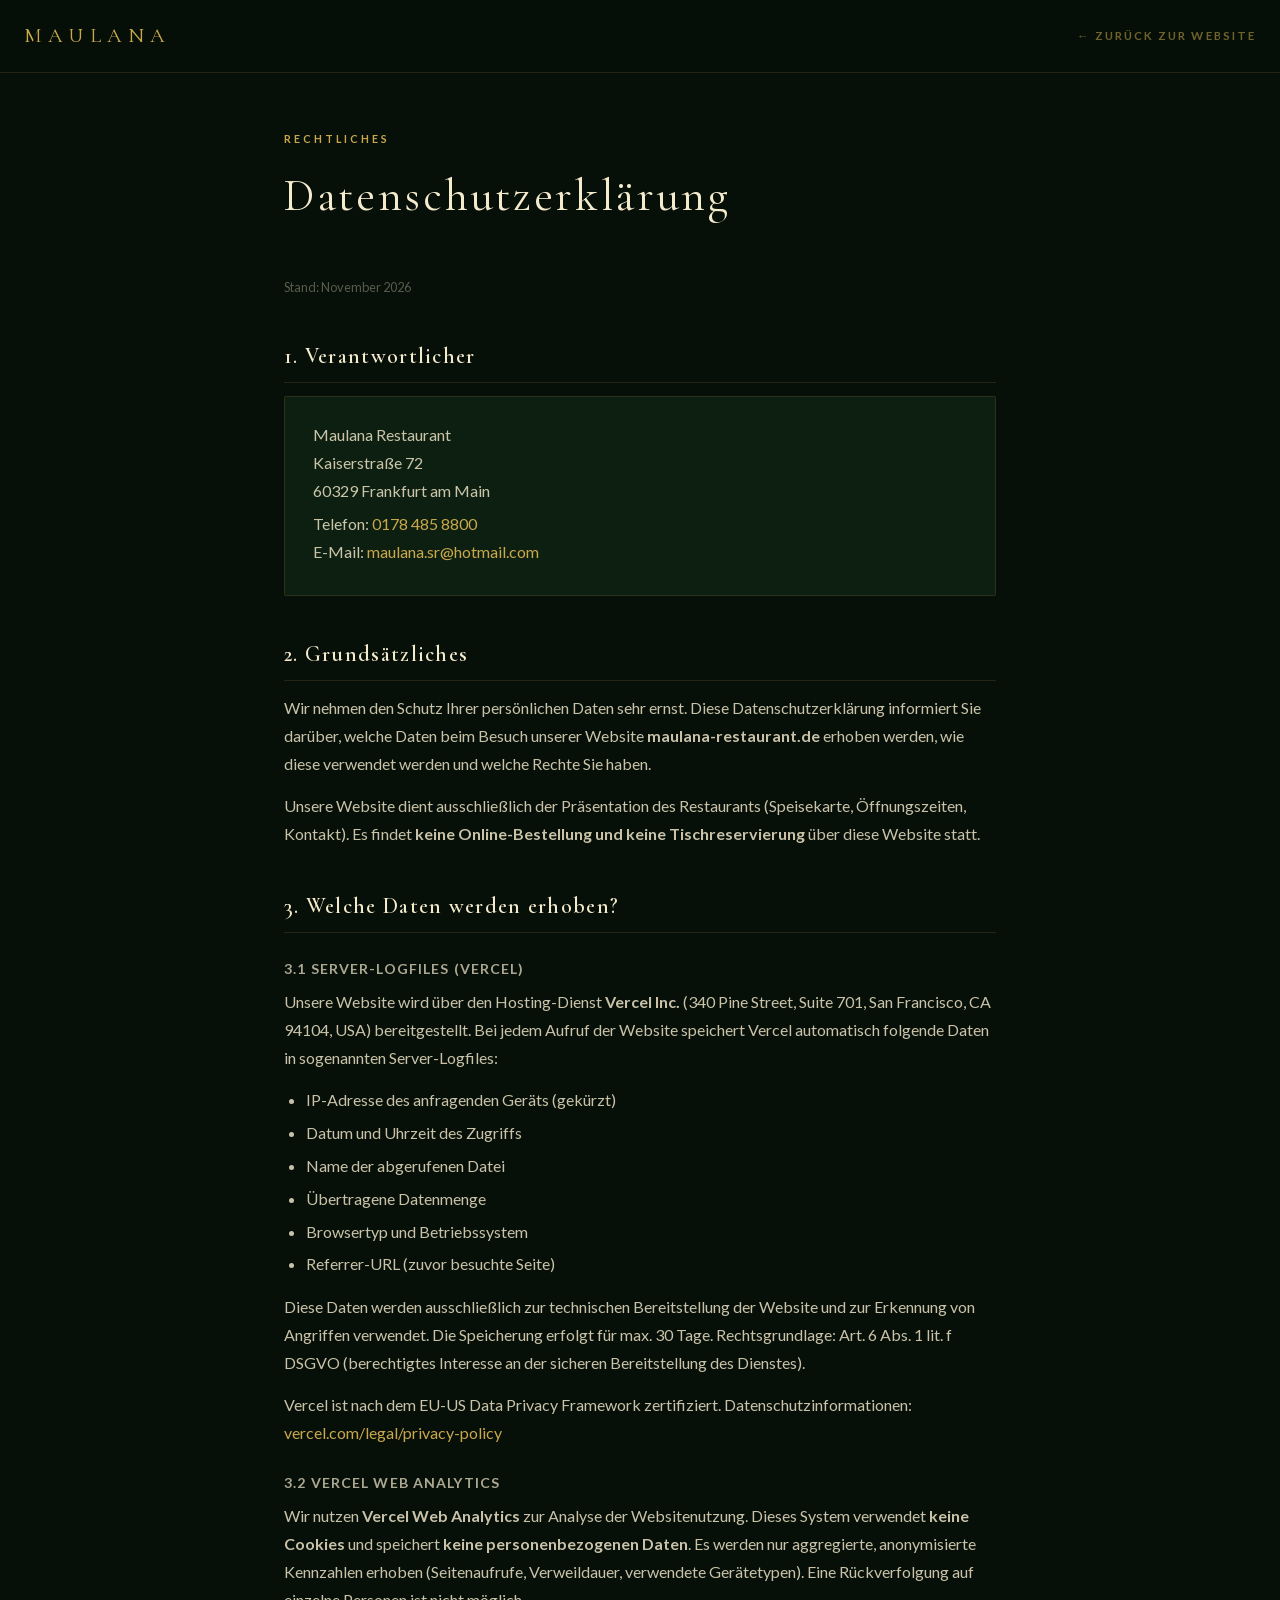
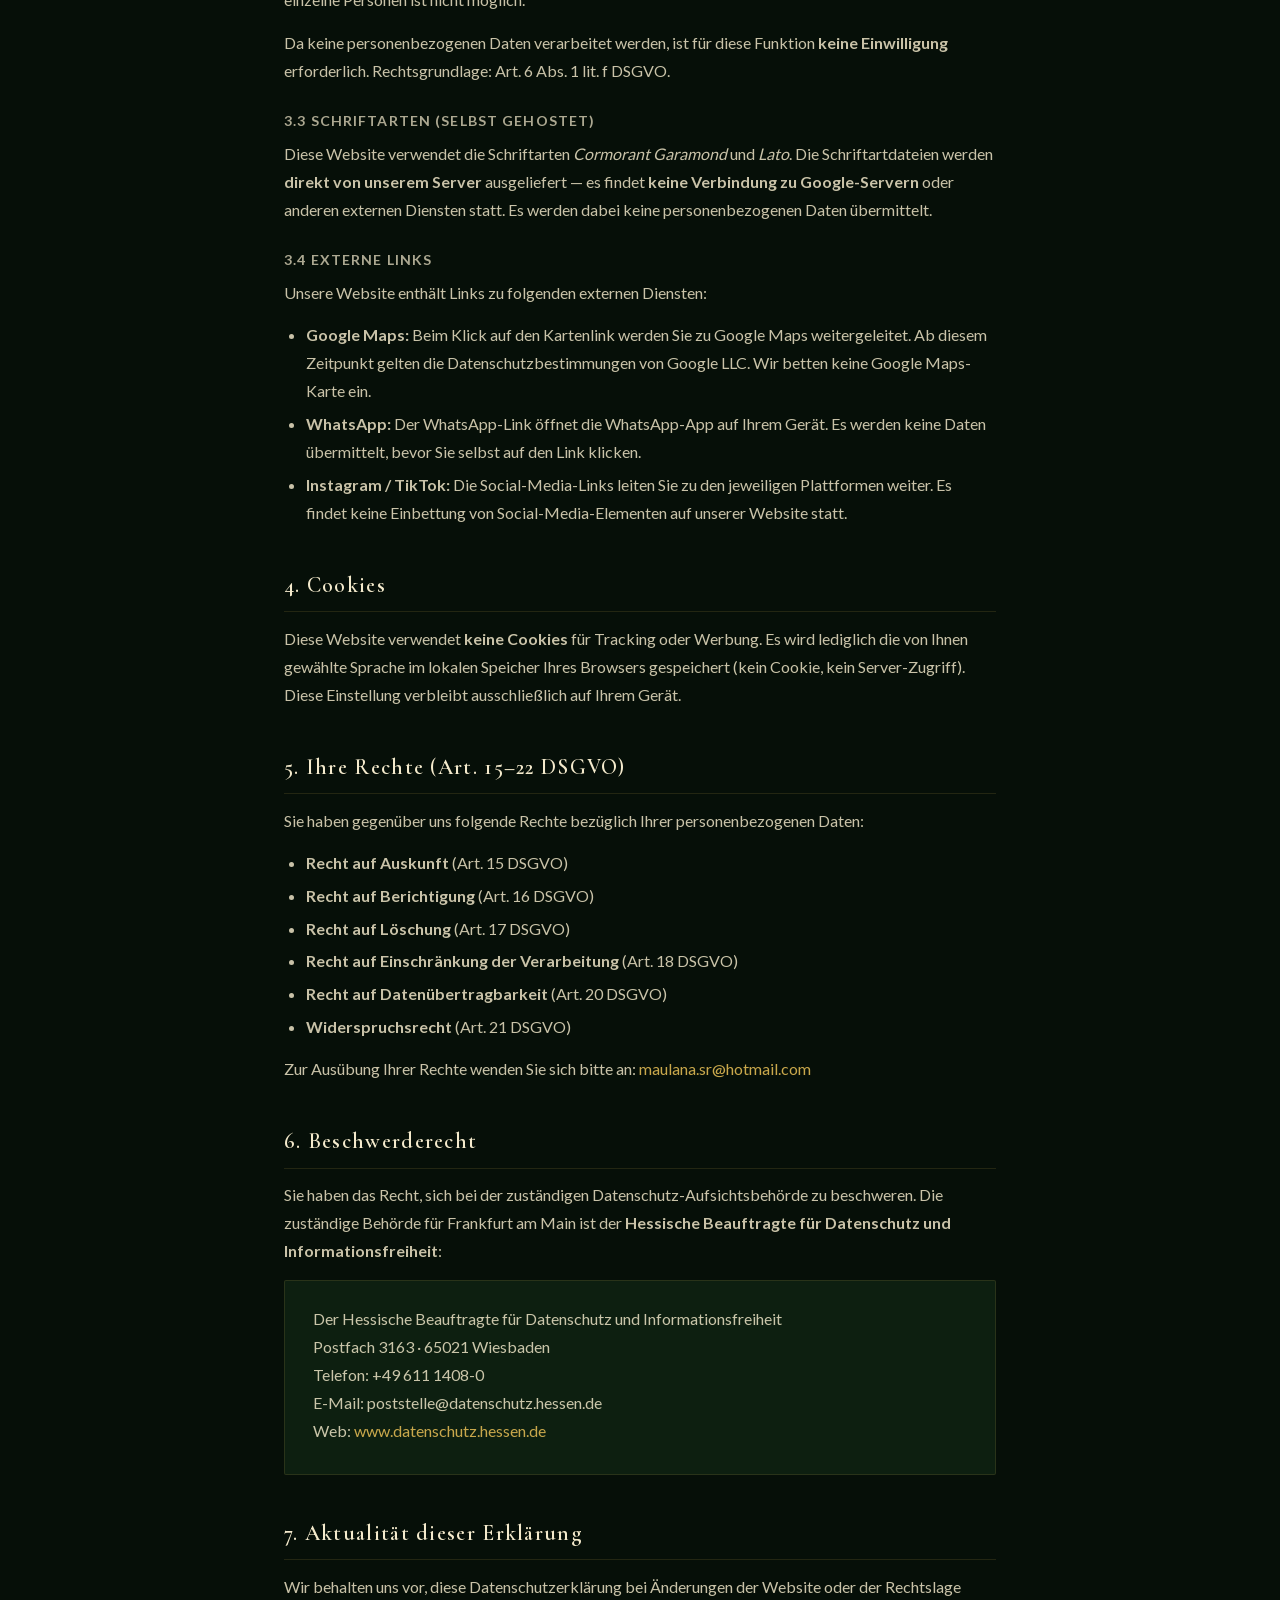
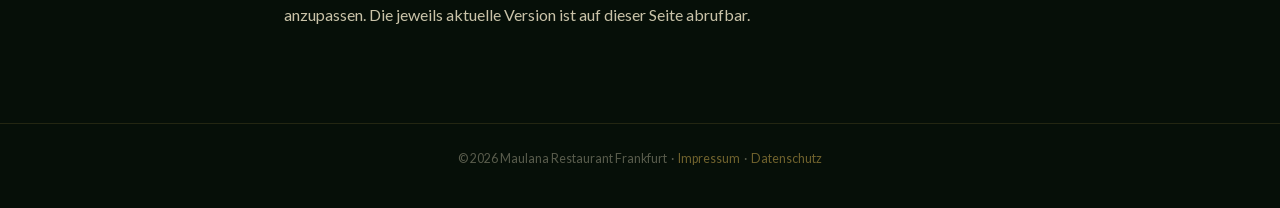
<file: datenschutz.html>
<!DOCTYPE html>
<html lang="de">
<head>
<meta charset="UTF-8">
<meta name="viewport" content="width=device-width, initial-scale=1.0">
<title>Datenschutzerklärung · Maulana Restaurant Frankfurt</title>
<meta name="robots" content="noindex, nofollow">
<link rel="stylesheet" href="/fonts/fonts.css">
<style>
:root {
  --bg: #060f08;
  --bg-card: #0d1f10;
  --gold: #c9a84c;
  --cream: #f4eacc;
  --text: rgba(244,234,204,.82);
  --border: rgba(201,168,76,.15);
}
*, *::before, *::after { box-sizing: border-box; margin: 0; padding: 0; }
html { scroll-behavior: smooth; }
body {
  background: var(--bg);
  color: var(--text);
  font-family: 'Lato', sans-serif;
  font-size: 1rem;
  line-height: 1.75;
}
a { color: var(--gold); text-decoration: none; }
a:hover { text-decoration: underline; }

.legal-nav {
  background: rgba(6,15,8,.95);
  border-bottom: 1px solid var(--border);
  padding: 1.1rem max(1.5rem, env(safe-area-inset-left, 0px));
  display: flex;
  align-items: center;
  gap: 1.5rem;
}
.legal-nav-logo {
  font-family: 'Cormorant Garamond', serif;
  font-size: 1.3rem;
  font-weight: 400;
  letter-spacing: .3em;
  text-transform: uppercase;
  color: var(--gold);
}
.legal-nav-back {
  font-family: 'Lato', sans-serif;
  font-size: .72rem;
  font-weight: 700;
  letter-spacing: .18em;
  text-transform: uppercase;
  color: rgba(201,168,76,.55);
  margin-left: auto;
  transition: color .2s;
}
.legal-nav-back:hover { color: var(--gold); text-decoration: none; }

.legal-wrap {
  max-width: 760px;
  margin: 0 auto;
  padding: 3.5rem max(1.5rem, env(safe-area-inset-left, 0px)) 5rem;
}
.legal-eyebrow {
  font-family: 'Lato', sans-serif;
  font-size: .68rem;
  font-weight: 700;
  letter-spacing: .28em;
  text-transform: uppercase;
  color: var(--gold);
  margin-bottom: .6rem;
}
h1 {
  font-family: 'Cormorant Garamond', serif;
  font-size: clamp(1.8rem, 4vw, 2.8rem);
  font-weight: 400;
  letter-spacing: .06em;
  color: var(--cream);
  margin-bottom: 2.5rem;
}
h2 {
  font-family: 'Cormorant Garamond', serif;
  font-size: 1.35rem;
  font-weight: 600;
  letter-spacing: .06em;
  color: var(--cream);
  margin: 2.5rem 0 .8rem;
  padding-bottom: .4rem;
  border-bottom: 1px solid var(--border);
}
h3 {
  font-family: 'Lato', sans-serif;
  font-size: .88rem;
  font-weight: 700;
  letter-spacing: .08em;
  text-transform: uppercase;
  color: rgba(244,234,204,.7);
  margin: 1.5rem 0 .4rem;
}
p { margin-bottom: .9rem; }
ul { margin: .5rem 0 .9rem 1.4rem; }
li { margin-bottom: .3rem; }
.legal-block {
  background: var(--bg-card);
  border: 1px solid var(--border);
  border-radius: 2px;
  padding: 1.5rem 1.75rem;
  margin-bottom: 1.5rem;
}
.legal-block p { margin-bottom: .3rem; }
.update-date {
  font-size: .8rem;
  color: rgba(244,234,204,.35);
  margin-bottom: 2rem;
}
footer.legal-footer {
  border-top: 1px solid var(--border);
  padding: 1.5rem max(1.5rem, env(safe-area-inset-left, 0px));
  text-align: center;
  font-size: .78rem;
  color: rgba(244,234,204,.35);
}
footer.legal-footer a { color: rgba(201,168,76,.55); }
footer.legal-footer a:hover { color: var(--gold); }
</style>
</head>
<body>

<nav class="legal-nav">
  <span class="legal-nav-logo">Maulana</span>
  <a href="/" class="legal-nav-back">← Zurück zur Website</a>
</nav>

<div class="legal-wrap">
  <p class="legal-eyebrow">Rechtliches</p>
  <h1>Datenschutzerklärung</h1>
  <p class="update-date">Stand: November 2026</p>

  <h2>1. Verantwortlicher</h2>
  <div class="legal-block">
    <p>Maulana Restaurant<br>
    Kaiserstraße 72<br>
    60329 Frankfurt am Main</p>
    <p>Telefon: <a href="tel:01784858800">0178 485 8800</a><br>
    E-Mail: <a href="mailto:maulana.sr@hotmail.com">maulana.sr@hotmail.com</a></p>
  </div>

  <h2>2. Grundsätzliches</h2>
  <p>Wir nehmen den Schutz Ihrer persönlichen Daten sehr ernst. Diese Datenschutzerklärung informiert Sie darüber, welche Daten beim Besuch unserer Website <strong>maulana-restaurant.de</strong> erhoben werden, wie diese verwendet werden und welche Rechte Sie haben.</p>
  <p>Unsere Website dient ausschließlich der Präsentation des Restaurants (Speisekarte, Öffnungszeiten, Kontakt). Es findet <strong>keine Online-Bestellung und keine Tischreservierung</strong> über diese Website statt.</p>

  <h2>3. Welche Daten werden erhoben?</h2>

  <h3>3.1 Server-Logfiles (Vercel)</h3>
  <p>Unsere Website wird über den Hosting-Dienst <strong>Vercel Inc.</strong> (340 Pine Street, Suite 701, San Francisco, CA 94104, USA) bereitgestellt. Bei jedem Aufruf der Website speichert Vercel automatisch folgende Daten in sogenannten Server-Logfiles:</p>
  <ul>
    <li>IP-Adresse des anfragenden Geräts (gekürzt)</li>
    <li>Datum und Uhrzeit des Zugriffs</li>
    <li>Name der abgerufenen Datei</li>
    <li>Übertragene Datenmenge</li>
    <li>Browsertyp und Betriebssystem</li>
    <li>Referrer-URL (zuvor besuchte Seite)</li>
  </ul>
  <p>Diese Daten werden ausschließlich zur technischen Bereitstellung der Website und zur Erkennung von Angriffen verwendet. Die Speicherung erfolgt für max. 30 Tage. Rechtsgrundlage: Art. 6 Abs. 1 lit. f DSGVO (berechtigtes Interesse an der sicheren Bereitstellung des Dienstes).</p>
  <p>Vercel ist nach dem EU-US Data Privacy Framework zertifiziert. Datenschutzinformationen: <a href="https://vercel.com/legal/privacy-policy" target="_blank" rel="noopener">vercel.com/legal/privacy-policy</a></p>

  <h3>3.2 Vercel Web Analytics</h3>
  <p>Wir nutzen <strong>Vercel Web Analytics</strong> zur Analyse der Websitenutzung. Dieses System verwendet <strong>keine Cookies</strong> und speichert <strong>keine personenbezogenen Daten</strong>. Es werden nur aggregierte, anonymisierte Kennzahlen erhoben (Seitenaufrufe, Verweildauer, verwendete Gerätetypen). Eine Rückverfolgung auf einzelne Personen ist nicht möglich.</p>
  <p>Da keine personenbezogenen Daten verarbeitet werden, ist für diese Funktion <strong>keine Einwilligung</strong> erforderlich. Rechtsgrundlage: Art. 6 Abs. 1 lit. f DSGVO.</p>

  <h3>3.3 Schriftarten (selbst gehostet)</h3>
  <p>Diese Website verwendet die Schriftarten <em>Cormorant Garamond</em> und <em>Lato</em>. Die Schriftartdateien werden <strong>direkt von unserem Server</strong> ausgeliefert — es findet <strong>keine Verbindung zu Google-Servern</strong> oder anderen externen Diensten statt. Es werden dabei keine personenbezogenen Daten übermittelt.</p>

  <h3>3.4 Externe Links</h3>
  <p>Unsere Website enthält Links zu folgenden externen Diensten:</p>
  <ul>
    <li><strong>Google Maps:</strong> Beim Klick auf den Kartenlink werden Sie zu Google Maps weitergeleitet. Ab diesem Zeitpunkt gelten die Datenschutzbestimmungen von Google LLC. Wir betten keine Google Maps-Karte ein.</li>
    <li><strong>WhatsApp:</strong> Der WhatsApp-Link öffnet die WhatsApp-App auf Ihrem Gerät. Es werden keine Daten übermittelt, bevor Sie selbst auf den Link klicken.</li>
    <li><strong>Instagram / TikTok:</strong> Die Social-Media-Links leiten Sie zu den jeweiligen Plattformen weiter. Es findet keine Einbettung von Social-Media-Elementen auf unserer Website statt.</li>
  </ul>

  <h2>4. Cookies</h2>
  <p>Diese Website verwendet <strong>keine Cookies</strong> für Tracking oder Werbung. Es wird lediglich die von Ihnen gewählte Sprache im lokalen Speicher Ihres Browsers gespeichert (kein Cookie, kein Server-Zugriff). Diese Einstellung verbleibt ausschließlich auf Ihrem Gerät.</p>

  <h2>5. Ihre Rechte (Art. 15–22 DSGVO)</h2>
  <p>Sie haben gegenüber uns folgende Rechte bezüglich Ihrer personenbezogenen Daten:</p>
  <ul>
    <li><strong>Recht auf Auskunft</strong> (Art. 15 DSGVO)</li>
    <li><strong>Recht auf Berichtigung</strong> (Art. 16 DSGVO)</li>
    <li><strong>Recht auf Löschung</strong> (Art. 17 DSGVO)</li>
    <li><strong>Recht auf Einschränkung der Verarbeitung</strong> (Art. 18 DSGVO)</li>
    <li><strong>Recht auf Datenübertragbarkeit</strong> (Art. 20 DSGVO)</li>
    <li><strong>Widerspruchsrecht</strong> (Art. 21 DSGVO)</li>
  </ul>
  <p>Zur Ausübung Ihrer Rechte wenden Sie sich bitte an: <a href="mailto:maulana.sr@hotmail.com">maulana.sr@hotmail.com</a></p>

  <h2>6. Beschwerderecht</h2>
  <p>Sie haben das Recht, sich bei der zuständigen Datenschutz-Aufsichtsbehörde zu beschweren. Die zuständige Behörde für Frankfurt am Main ist der <strong>Hessische Beauftragte für Datenschutz und Informationsfreiheit</strong>:</p>
  <div class="legal-block">
    <p>Der Hessische Beauftragte für Datenschutz und Informationsfreiheit<br>
    Postfach 3163 · 65021 Wiesbaden<br>
    Telefon: +49 611 1408-0<br>
    E-Mail: poststelle@datenschutz.hessen.de<br>
    Web: <a href="https://www.datenschutz.hessen.de" target="_blank" rel="noopener">www.datenschutz.hessen.de</a></p>
  </div>

  <h2>7. Aktualität dieser Erklärung</h2>
  <p>Wir behalten uns vor, diese Datenschutzerklärung bei Änderungen der Website oder der Rechtslage anzupassen. Die jeweils aktuelle Version ist auf dieser Seite abrufbar.</p>

</div>

<footer class="legal-footer">
  <p>© 2026 Maulana Restaurant Frankfurt &nbsp;·&nbsp;
  <a href="/impressum.html">Impressum</a> &nbsp;·&nbsp;
  <a href="/datenschutz.html">Datenschutz</a></p>
</footer>

</body>
</html>
</file>
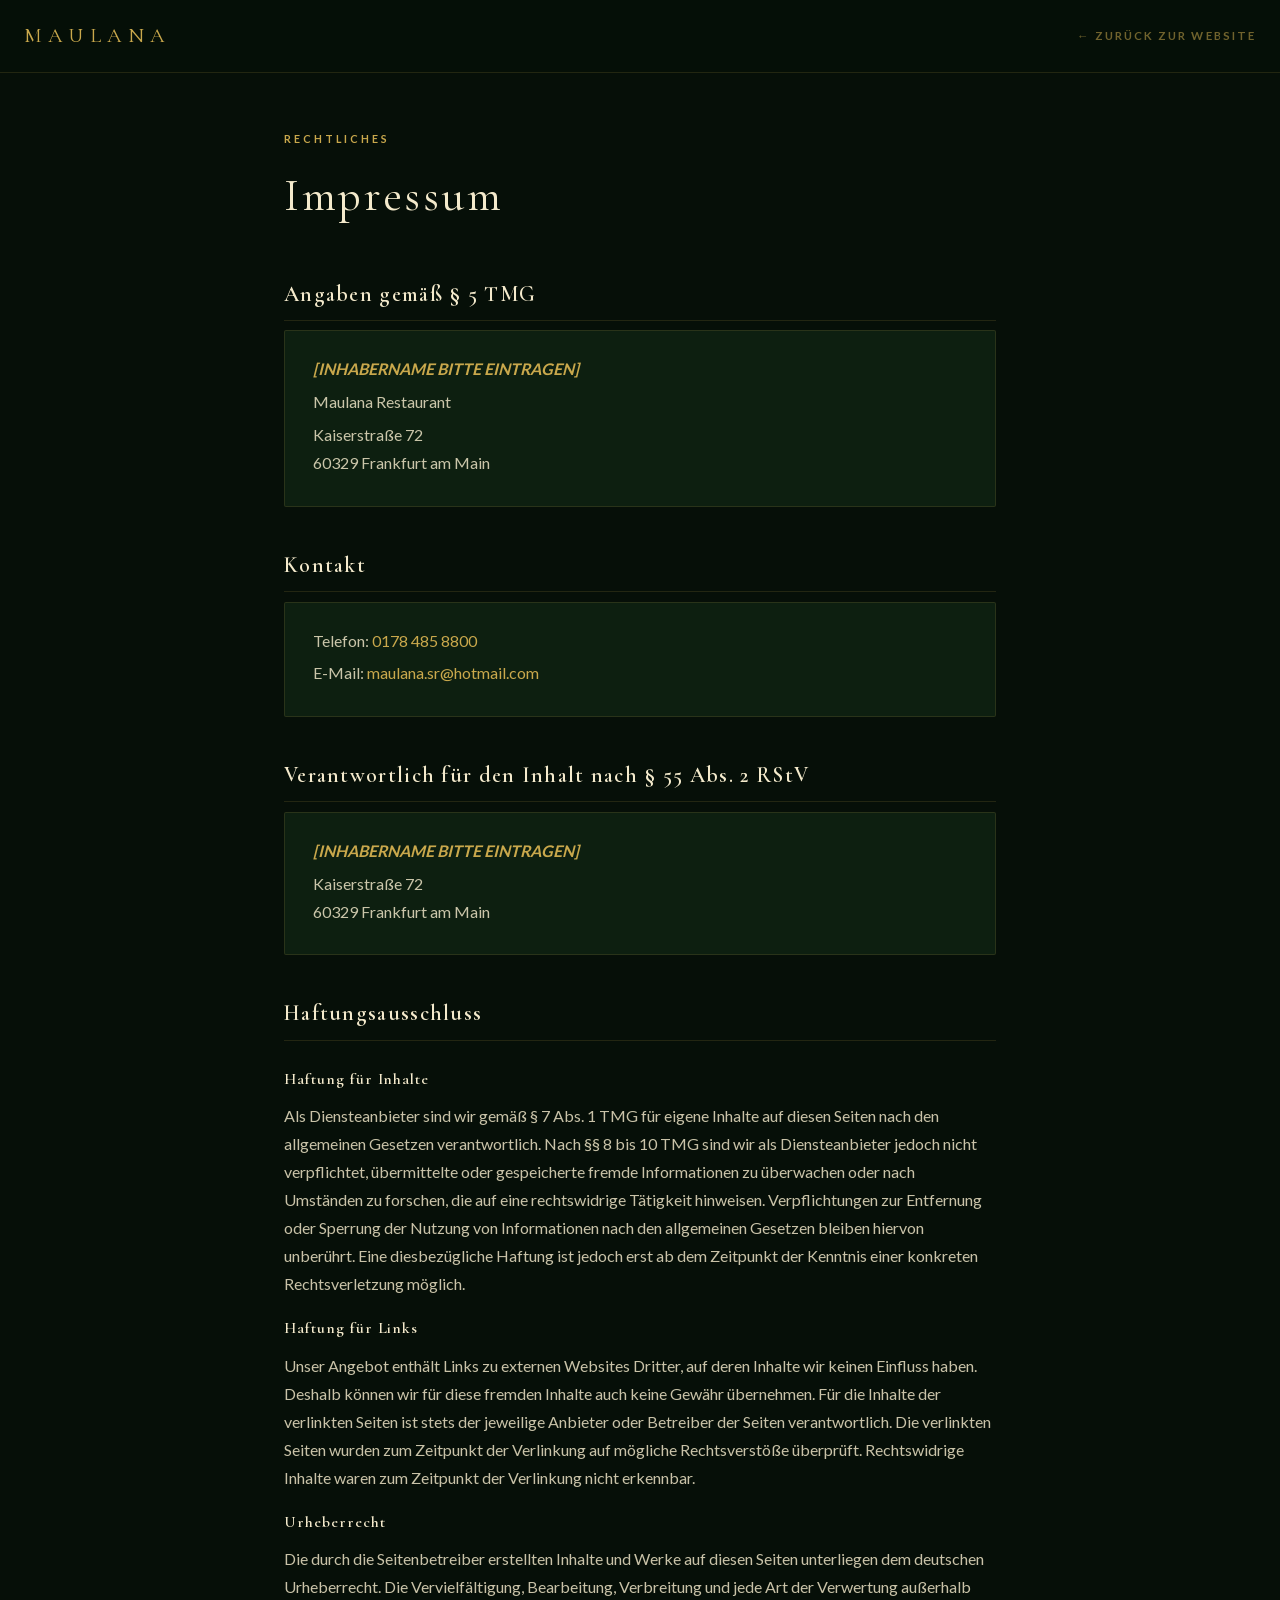
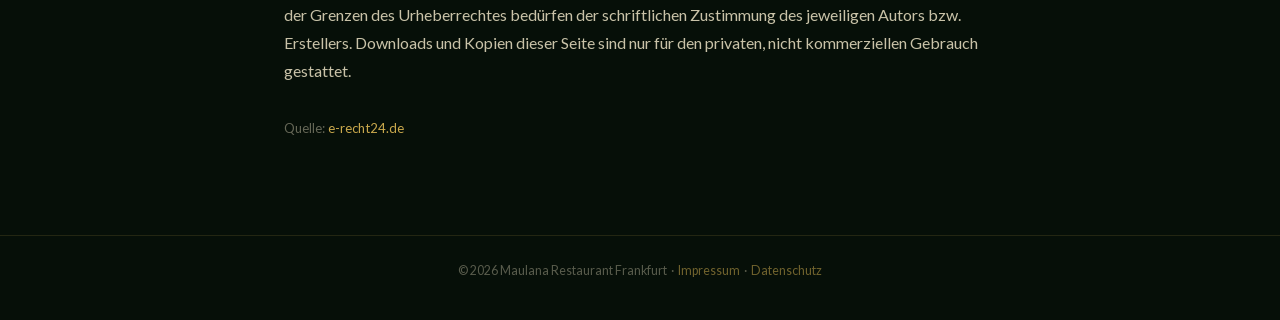
<file: impressum.html>
<!DOCTYPE html>
<html lang="de">
<head>
<meta charset="UTF-8">
<meta name="viewport" content="width=device-width, initial-scale=1.0">
<title>Impressum · Maulana Restaurant Frankfurt</title>
<meta name="robots" content="noindex, nofollow">
<link rel="stylesheet" href="/fonts/fonts.css">
<style>
:root {
  --bg: #060f08;
  --bg-card: #0d1f10;
  --gold: #c9a84c;
  --cream: #f4eacc;
  --text: rgba(244,234,204,.82);
  --border: rgba(201,168,76,.15);
}
*, *::before, *::after { box-sizing: border-box; margin: 0; padding: 0; }
html { scroll-behavior: smooth; }
body {
  background: var(--bg);
  color: var(--text);
  font-family: 'Lato', sans-serif;
  font-size: 1rem;
  line-height: 1.75;
  padding: 0;
}
a { color: var(--gold); text-decoration: none; }
a:hover { text-decoration: underline; }

.legal-nav {
  background: rgba(6,15,8,.95);
  border-bottom: 1px solid var(--border);
  padding: 1.1rem max(1.5rem, env(safe-area-inset-left, 0px));
  display: flex;
  align-items: center;
  gap: 1.5rem;
}
.legal-nav-logo {
  font-family: 'Cormorant Garamond', serif;
  font-size: 1.3rem;
  font-weight: 400;
  letter-spacing: .3em;
  text-transform: uppercase;
  color: var(--gold);
}
.legal-nav-back {
  font-family: 'Lato', sans-serif;
  font-size: .72rem;
  font-weight: 700;
  letter-spacing: .18em;
  text-transform: uppercase;
  color: rgba(201,168,76,.55);
  margin-left: auto;
  transition: color .2s;
}
.legal-nav-back:hover { color: var(--gold); text-decoration: none; }

.legal-wrap {
  max-width: 760px;
  margin: 0 auto;
  padding: 3.5rem max(1.5rem, env(safe-area-inset-left, 0px)) 5rem;
}
.legal-eyebrow {
  font-family: 'Lato', sans-serif;
  font-size: .68rem;
  font-weight: 700;
  letter-spacing: .28em;
  text-transform: uppercase;
  color: var(--gold);
  margin-bottom: .6rem;
}
h1 {
  font-family: 'Cormorant Garamond', serif;
  font-size: clamp(1.8rem, 4vw, 2.8rem);
  font-weight: 400;
  letter-spacing: .06em;
  color: var(--cream);
  margin-bottom: 2.5rem;
}
h2 {
  font-family: 'Cormorant Garamond', serif;
  font-size: 1.35rem;
  font-weight: 600;
  letter-spacing: .06em;
  color: var(--cream);
  margin: 2.5rem 0 .6rem;
  padding-bottom: .4rem;
  border-bottom: 1px solid var(--border);
}
p { margin-bottom: .9rem; }
.legal-block {
  background: var(--bg-card);
  border: 1px solid var(--border);
  border-radius: 2px;
  padding: 1.5rem 1.75rem;
  margin-bottom: 1.5rem;
}
.legal-block p { margin-bottom: .3rem; }
.placeholder {
  color: var(--gold);
  font-style: italic;
}
footer.legal-footer {
  border-top: 1px solid var(--border);
  padding: 1.5rem max(1.5rem, env(safe-area-inset-left, 0px));
  text-align: center;
  font-size: .78rem;
  color: rgba(244,234,204,.35);
}
footer.legal-footer a { color: rgba(201,168,76,.55); }
footer.legal-footer a:hover { color: var(--gold); }
</style>
</head>
<body>

<nav class="legal-nav">
  <span class="legal-nav-logo">Maulana</span>
  <a href="/" class="legal-nav-back">← Zurück zur Website</a>
</nav>

<div class="legal-wrap">
  <p class="legal-eyebrow">Rechtliches</p>
  <h1>Impressum</h1>

  <h2>Angaben gemäß § 5 TMG</h2>
  <div class="legal-block">
    <p><strong class="placeholder">[INHABERNAME BITTE EINTRAGEN]</strong></p>
    <p>Maulana Restaurant</p>
    <p>Kaiserstraße 72<br>60329 Frankfurt am Main</p>
  </div>

  <h2>Kontakt</h2>
  <div class="legal-block">
    <p>Telefon: <a href="tel:01784858800">0178 485 8800</a></p>
    <p>E-Mail: <a href="mailto:maulana.sr@hotmail.com">maulana.sr@hotmail.com</a></p>
  </div>

  <h2>Verantwortlich für den Inhalt nach § 55 Abs. 2 RStV</h2>
  <div class="legal-block">
    <p><strong class="placeholder">[INHABERNAME BITTE EINTRAGEN]</strong></p>
    <p>Kaiserstraße 72<br>60329 Frankfurt am Main</p>
  </div>

  <h2>Haftungsausschluss</h2>
  <h2 style="font-size:1rem;border:none;padding:0;margin-top:1.5rem;">Haftung für Inhalte</h2>
  <p>Als Diensteanbieter sind wir gemäß § 7 Abs. 1 TMG für eigene Inhalte auf diesen Seiten nach den allgemeinen Gesetzen verantwortlich. Nach §§ 8 bis 10 TMG sind wir als Diensteanbieter jedoch nicht verpflichtet, übermittelte oder gespeicherte fremde Informationen zu überwachen oder nach Umständen zu forschen, die auf eine rechtswidrige Tätigkeit hinweisen. Verpflichtungen zur Entfernung oder Sperrung der Nutzung von Informationen nach den allgemeinen Gesetzen bleiben hiervon unberührt. Eine diesbezügliche Haftung ist jedoch erst ab dem Zeitpunkt der Kenntnis einer konkreten Rechtsverletzung möglich.</p>

  <h2 style="font-size:1rem;border:none;padding:0;margin-top:1rem;">Haftung für Links</h2>
  <p>Unser Angebot enthält Links zu externen Websites Dritter, auf deren Inhalte wir keinen Einfluss haben. Deshalb können wir für diese fremden Inhalte auch keine Gewähr übernehmen. Für die Inhalte der verlinkten Seiten ist stets der jeweilige Anbieter oder Betreiber der Seiten verantwortlich. Die verlinkten Seiten wurden zum Zeitpunkt der Verlinkung auf mögliche Rechtsverstöße überprüft. Rechtswidrige Inhalte waren zum Zeitpunkt der Verlinkung nicht erkennbar.</p>

  <h2 style="font-size:1rem;border:none;padding:0;margin-top:1rem;">Urheberrecht</h2>
  <p>Die durch die Seitenbetreiber erstellten Inhalte und Werke auf diesen Seiten unterliegen dem deutschen Urheberrecht. Die Vervielfältigung, Bearbeitung, Verbreitung und jede Art der Verwertung außerhalb der Grenzen des Urheberrechtes bedürfen der schriftlichen Zustimmung des jeweiligen Autors bzw. Erstellers. Downloads und Kopien dieser Seite sind nur für den privaten, nicht kommerziellen Gebrauch gestattet.</p>

  <p style="margin-top:2rem;font-size:.82rem;color:rgba(244,234,204,.4);">
    Quelle: <a href="https://www.e-recht24.de" target="_blank" rel="noopener">e-recht24.de</a>
  </p>
</div>

<footer class="legal-footer">
  <p>© 2026 Maulana Restaurant Frankfurt &nbsp;·&nbsp;
  <a href="/impressum.html">Impressum</a> &nbsp;·&nbsp;
  <a href="/datenschutz.html">Datenschutz</a></p>
</footer>

</body>
</html>
</file>
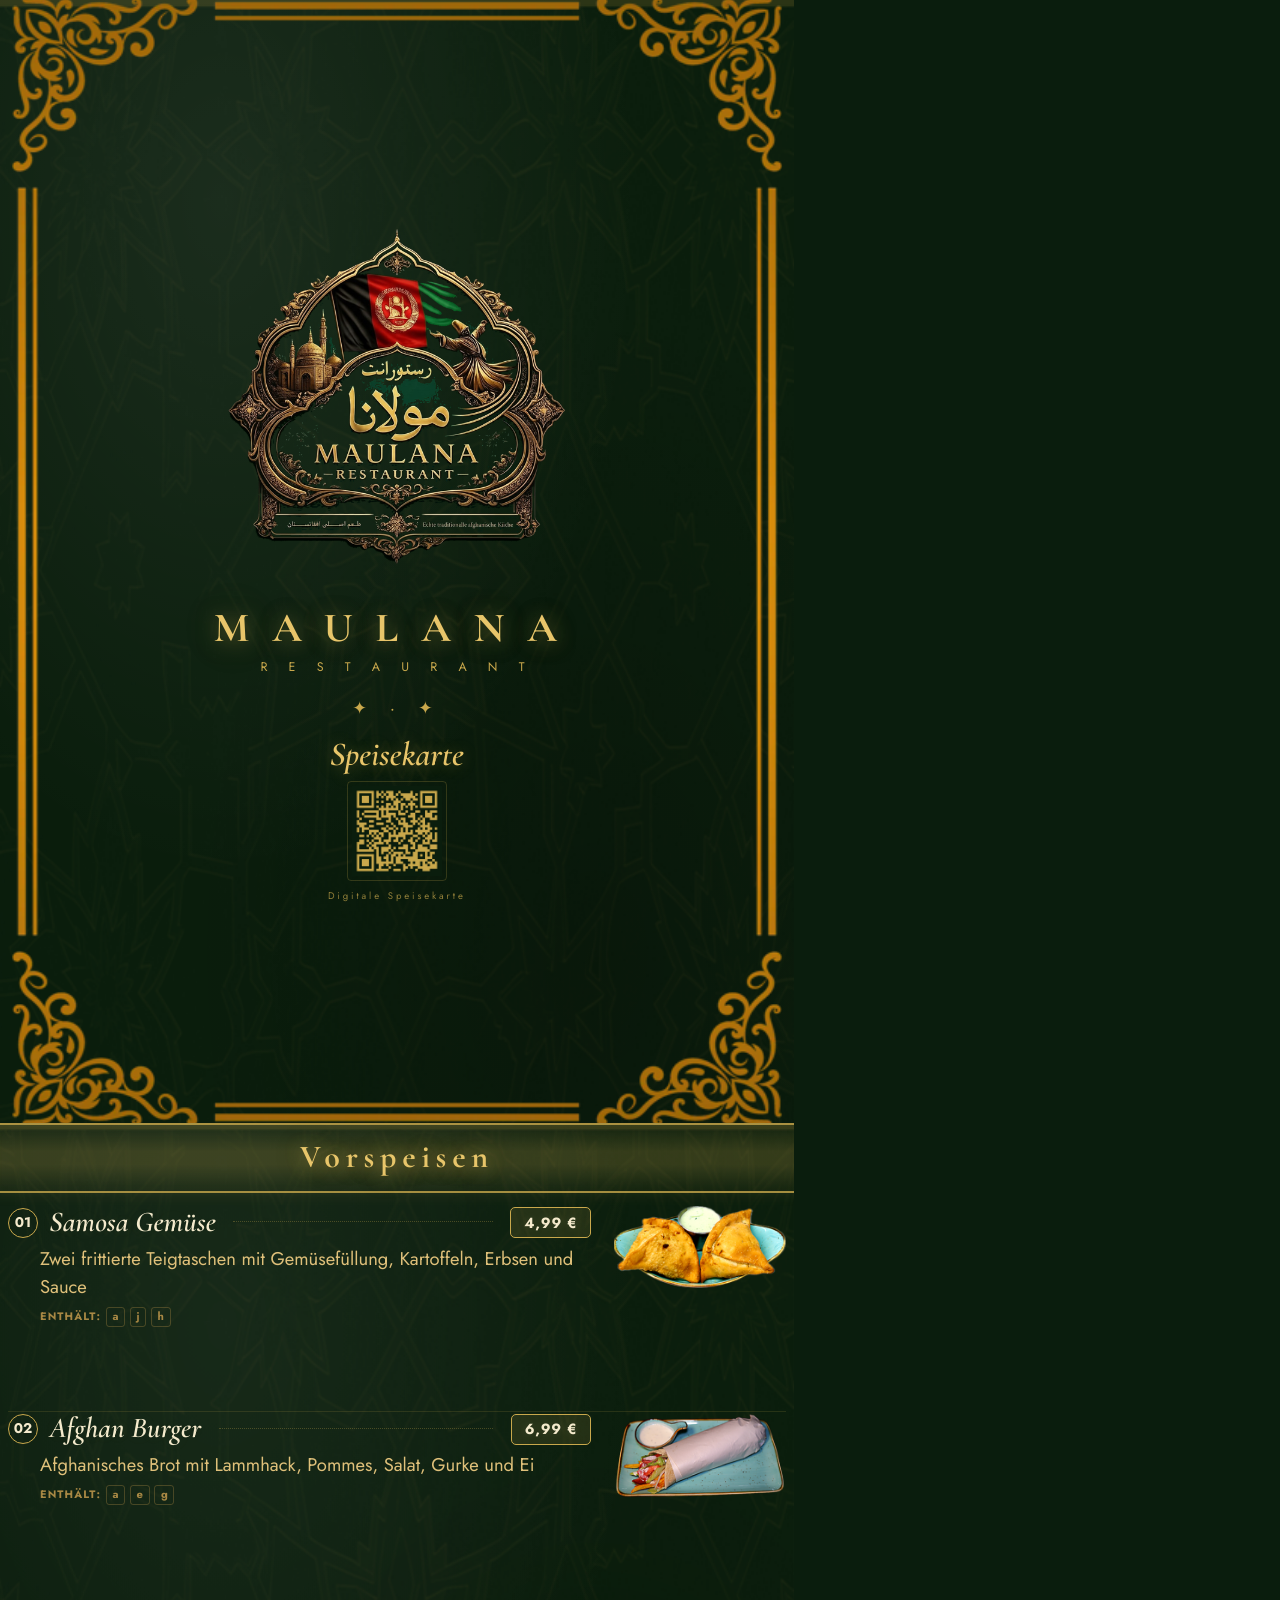
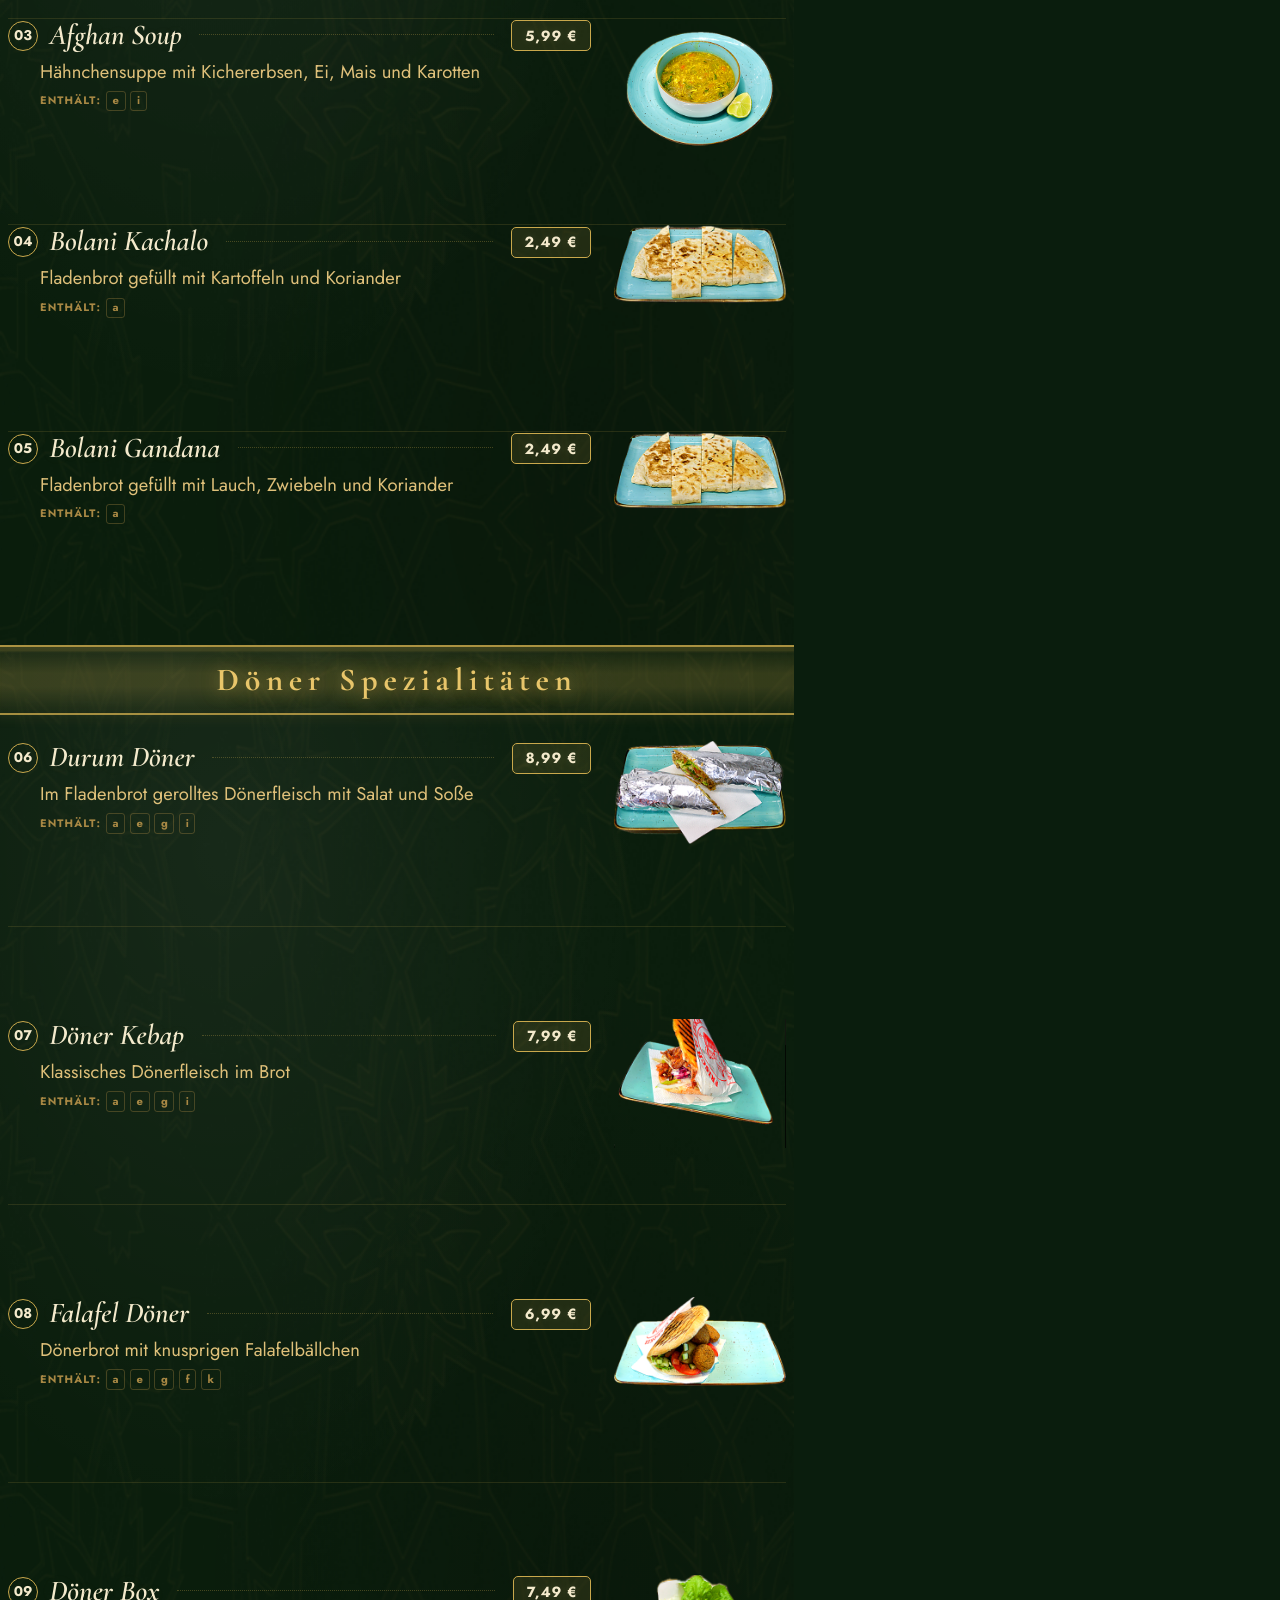
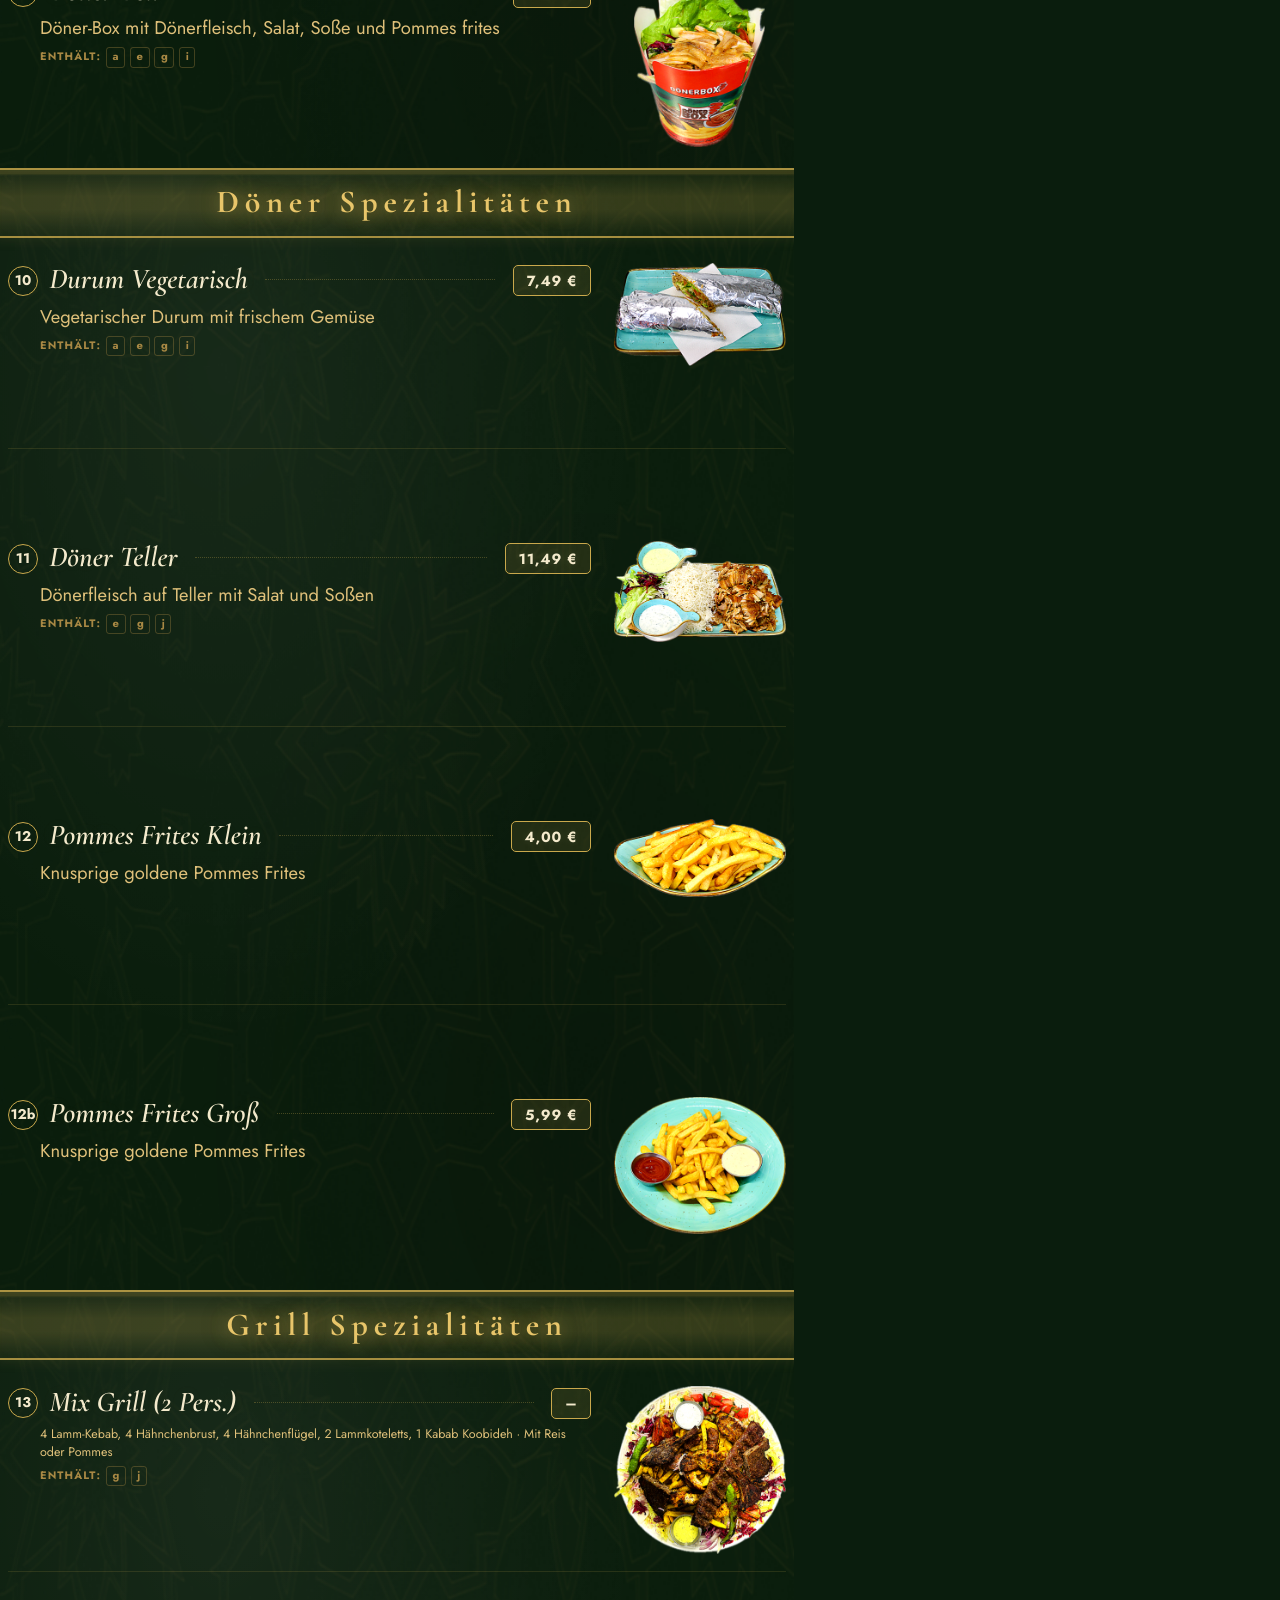
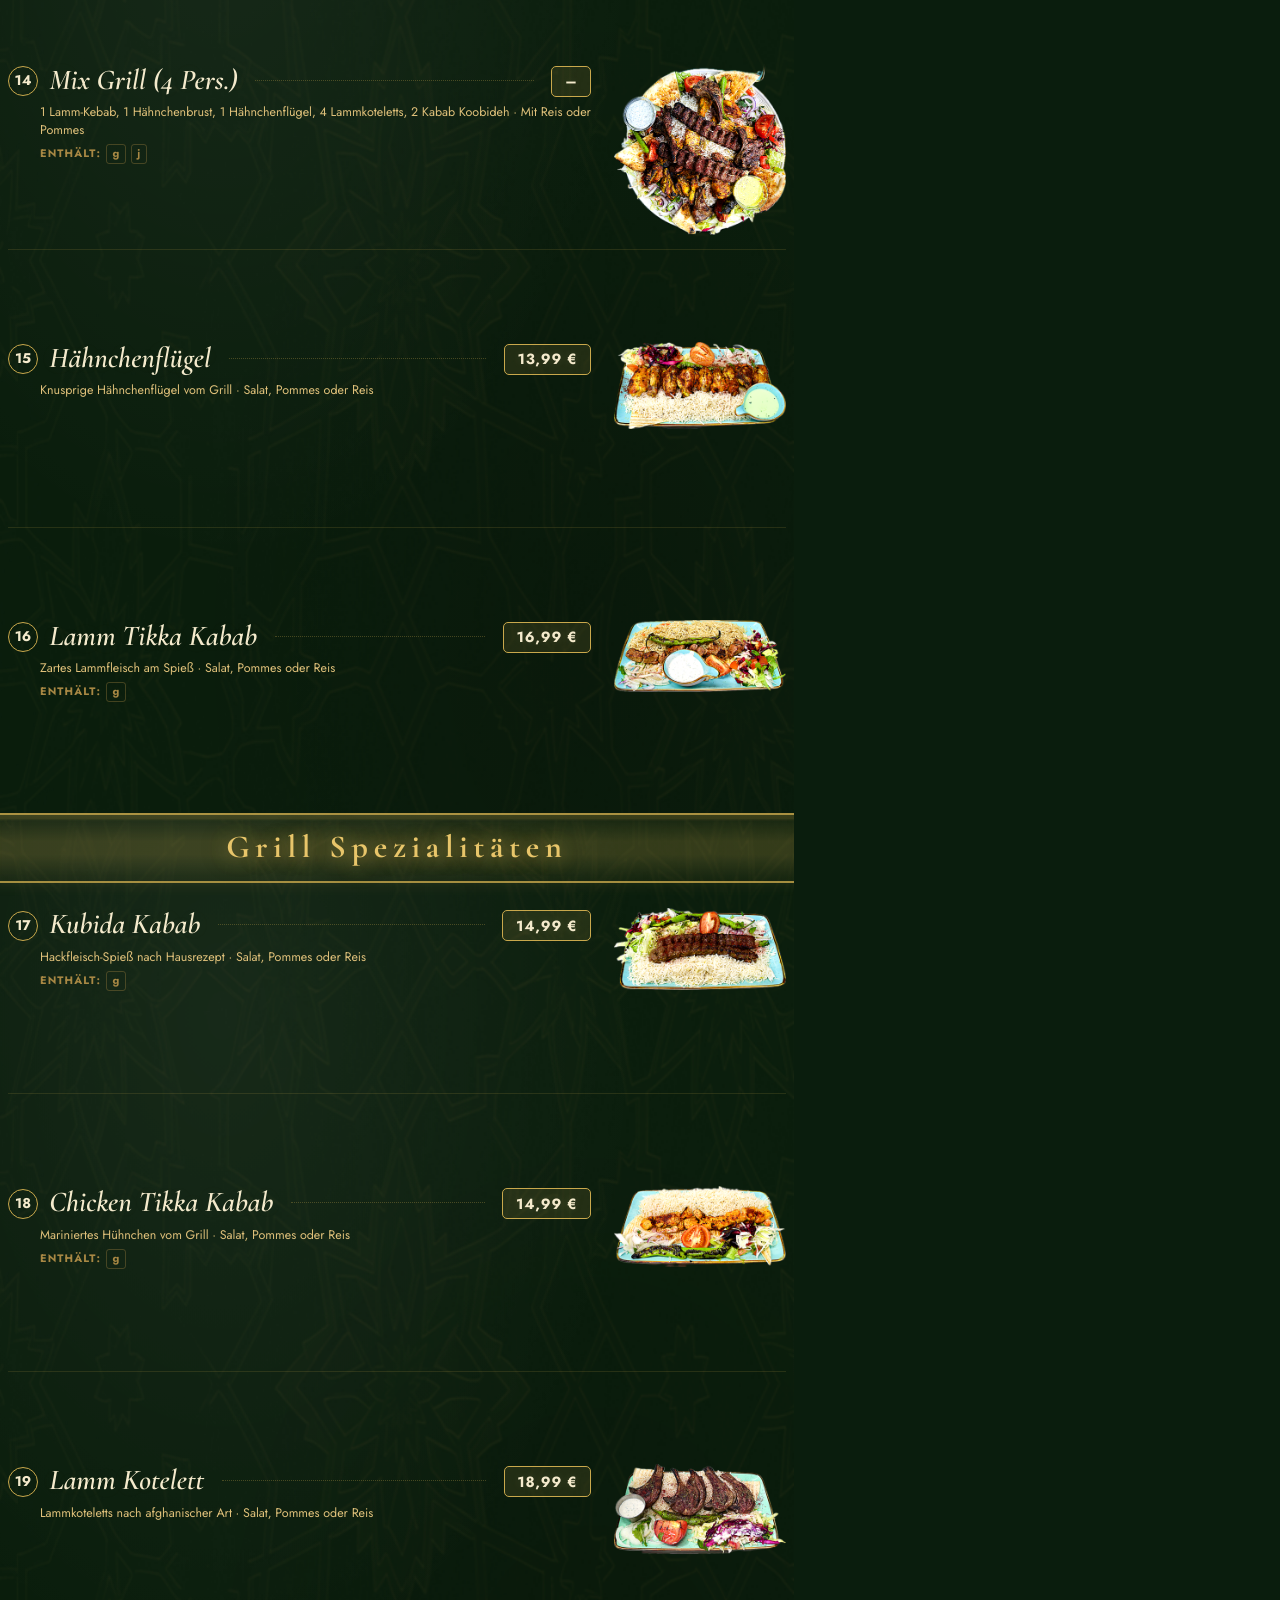
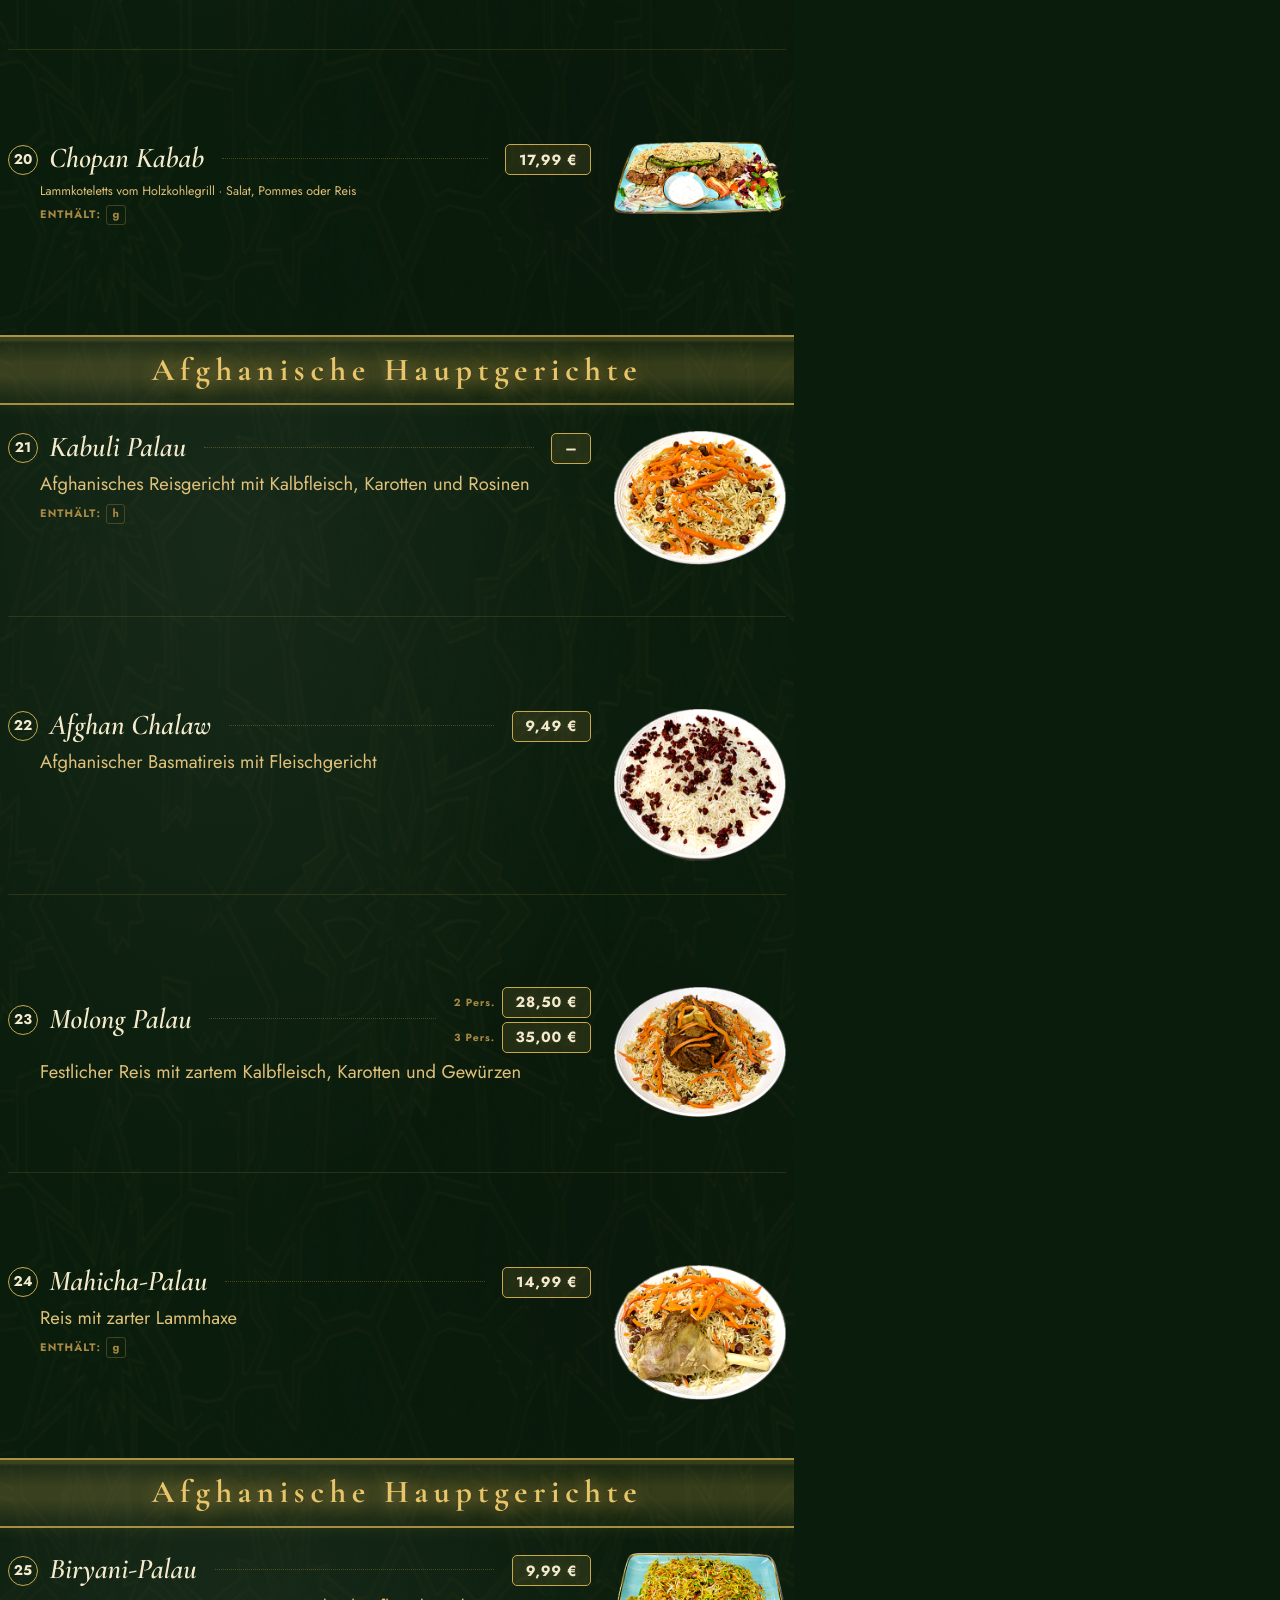
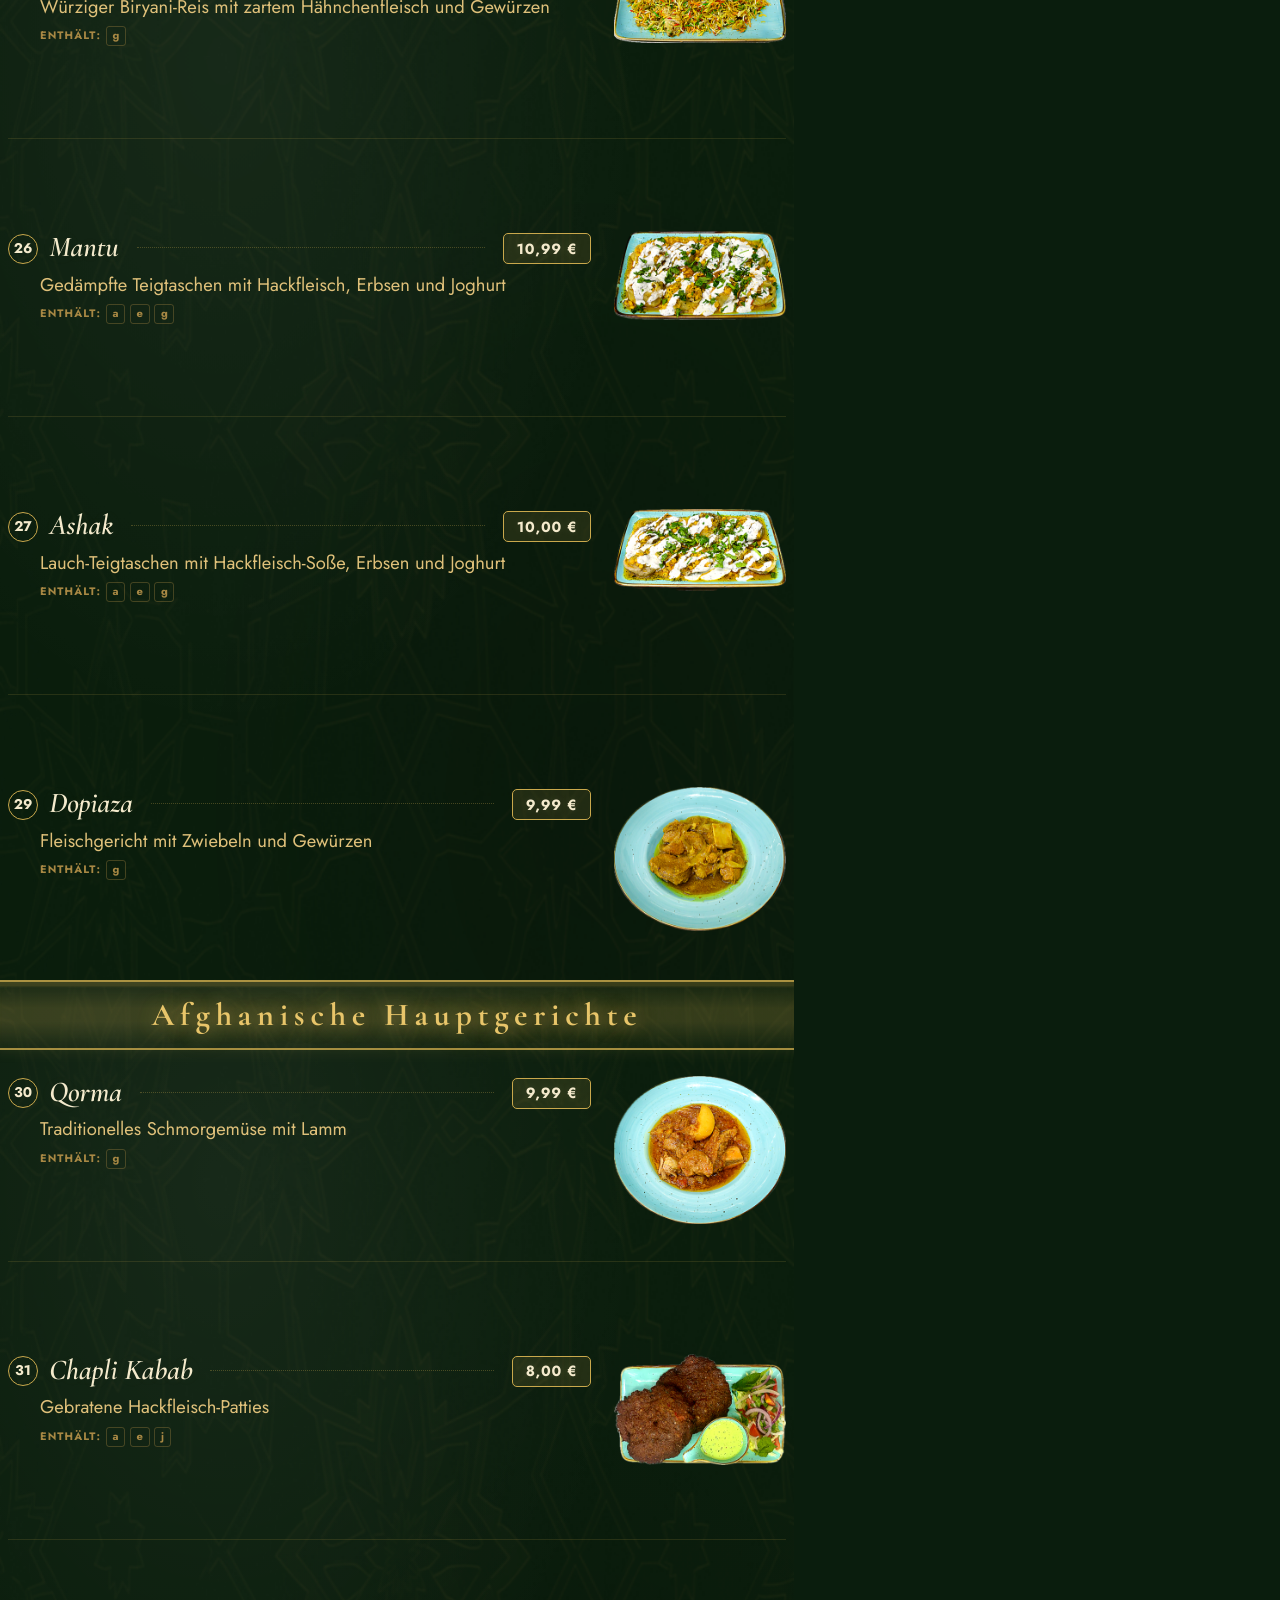
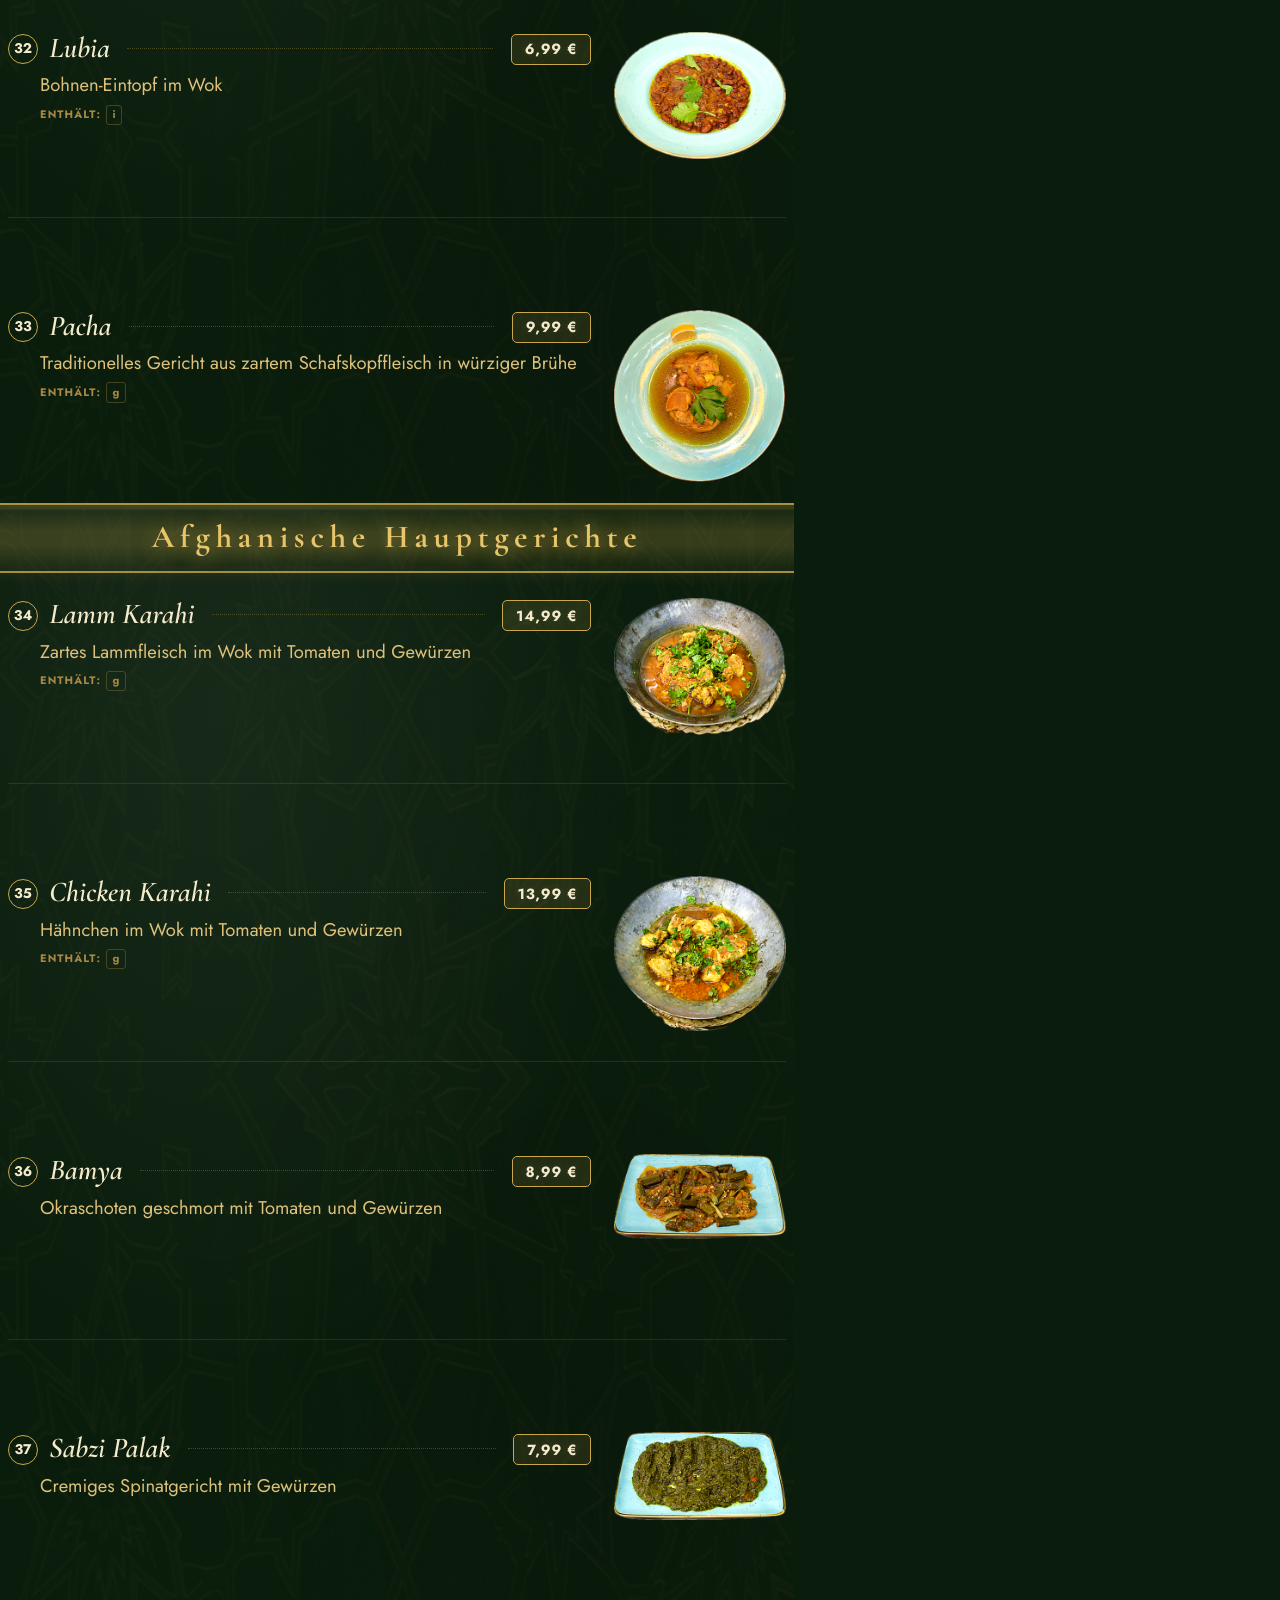
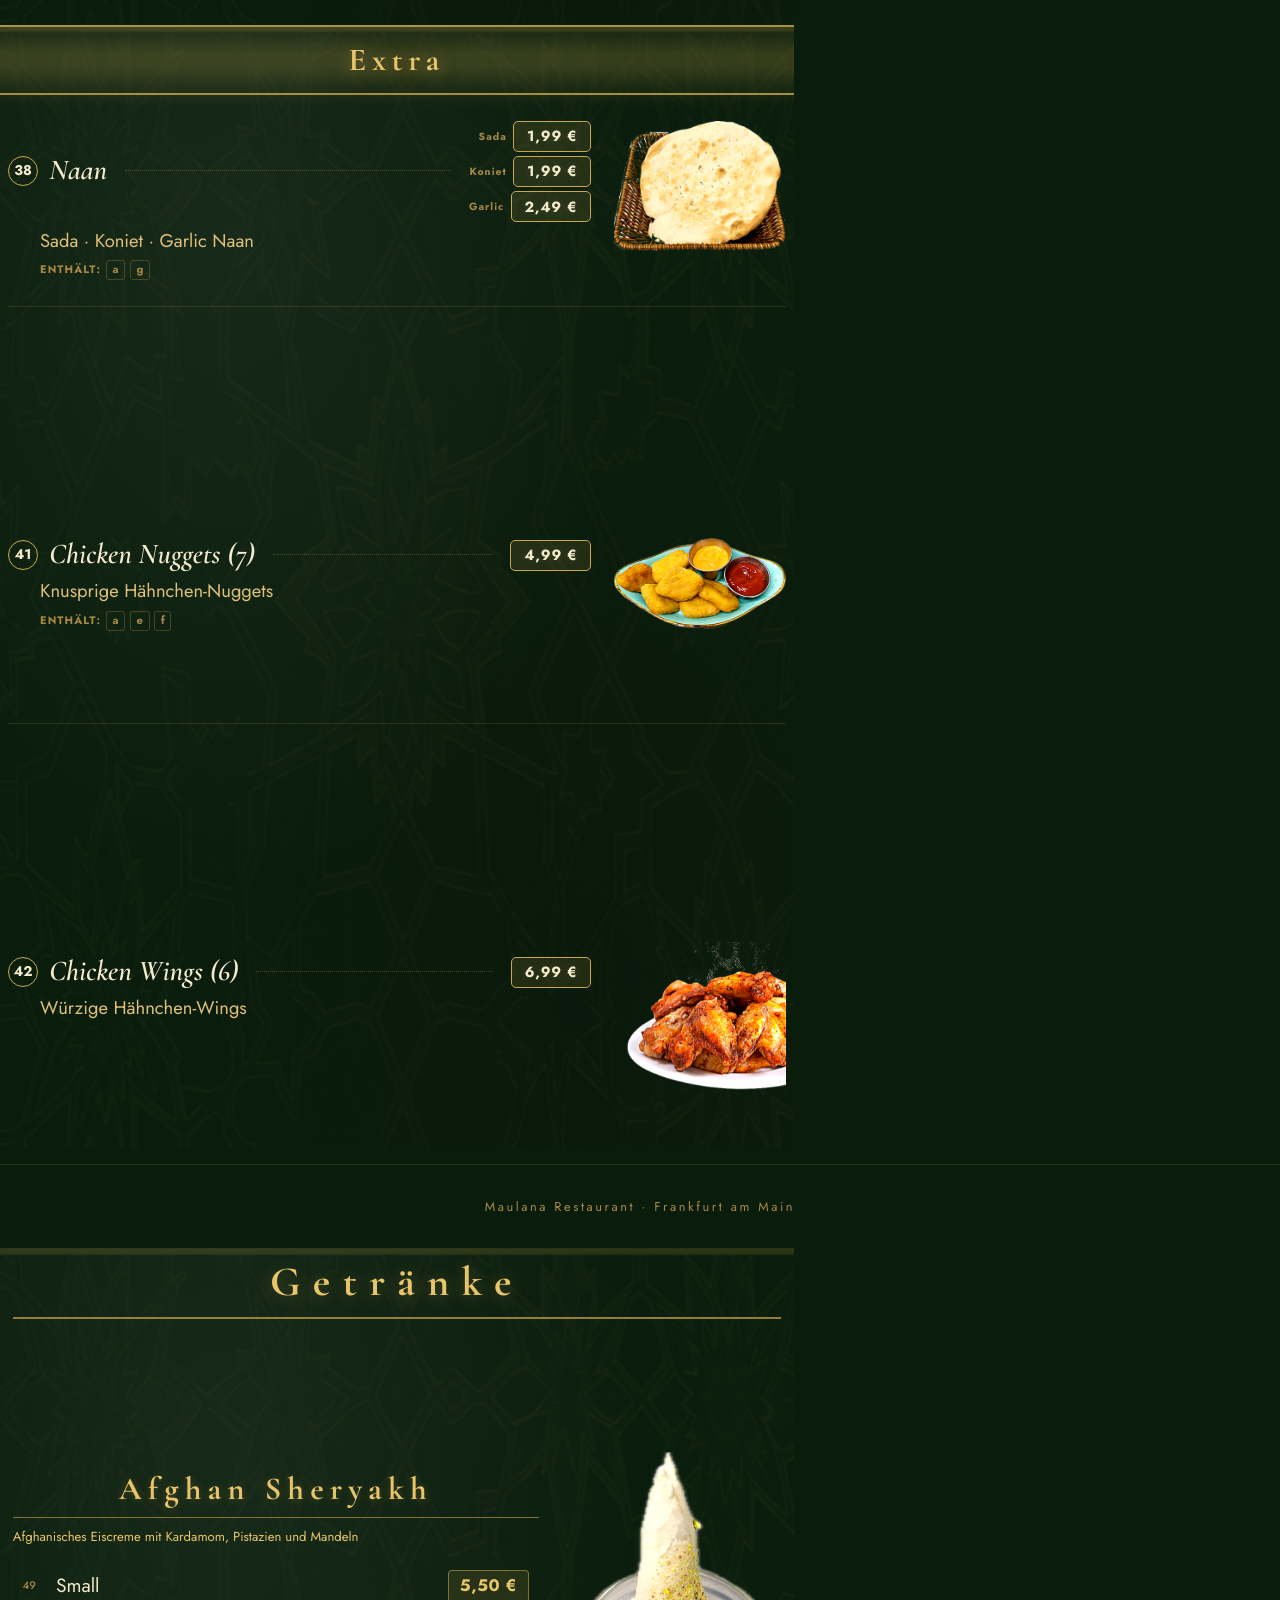
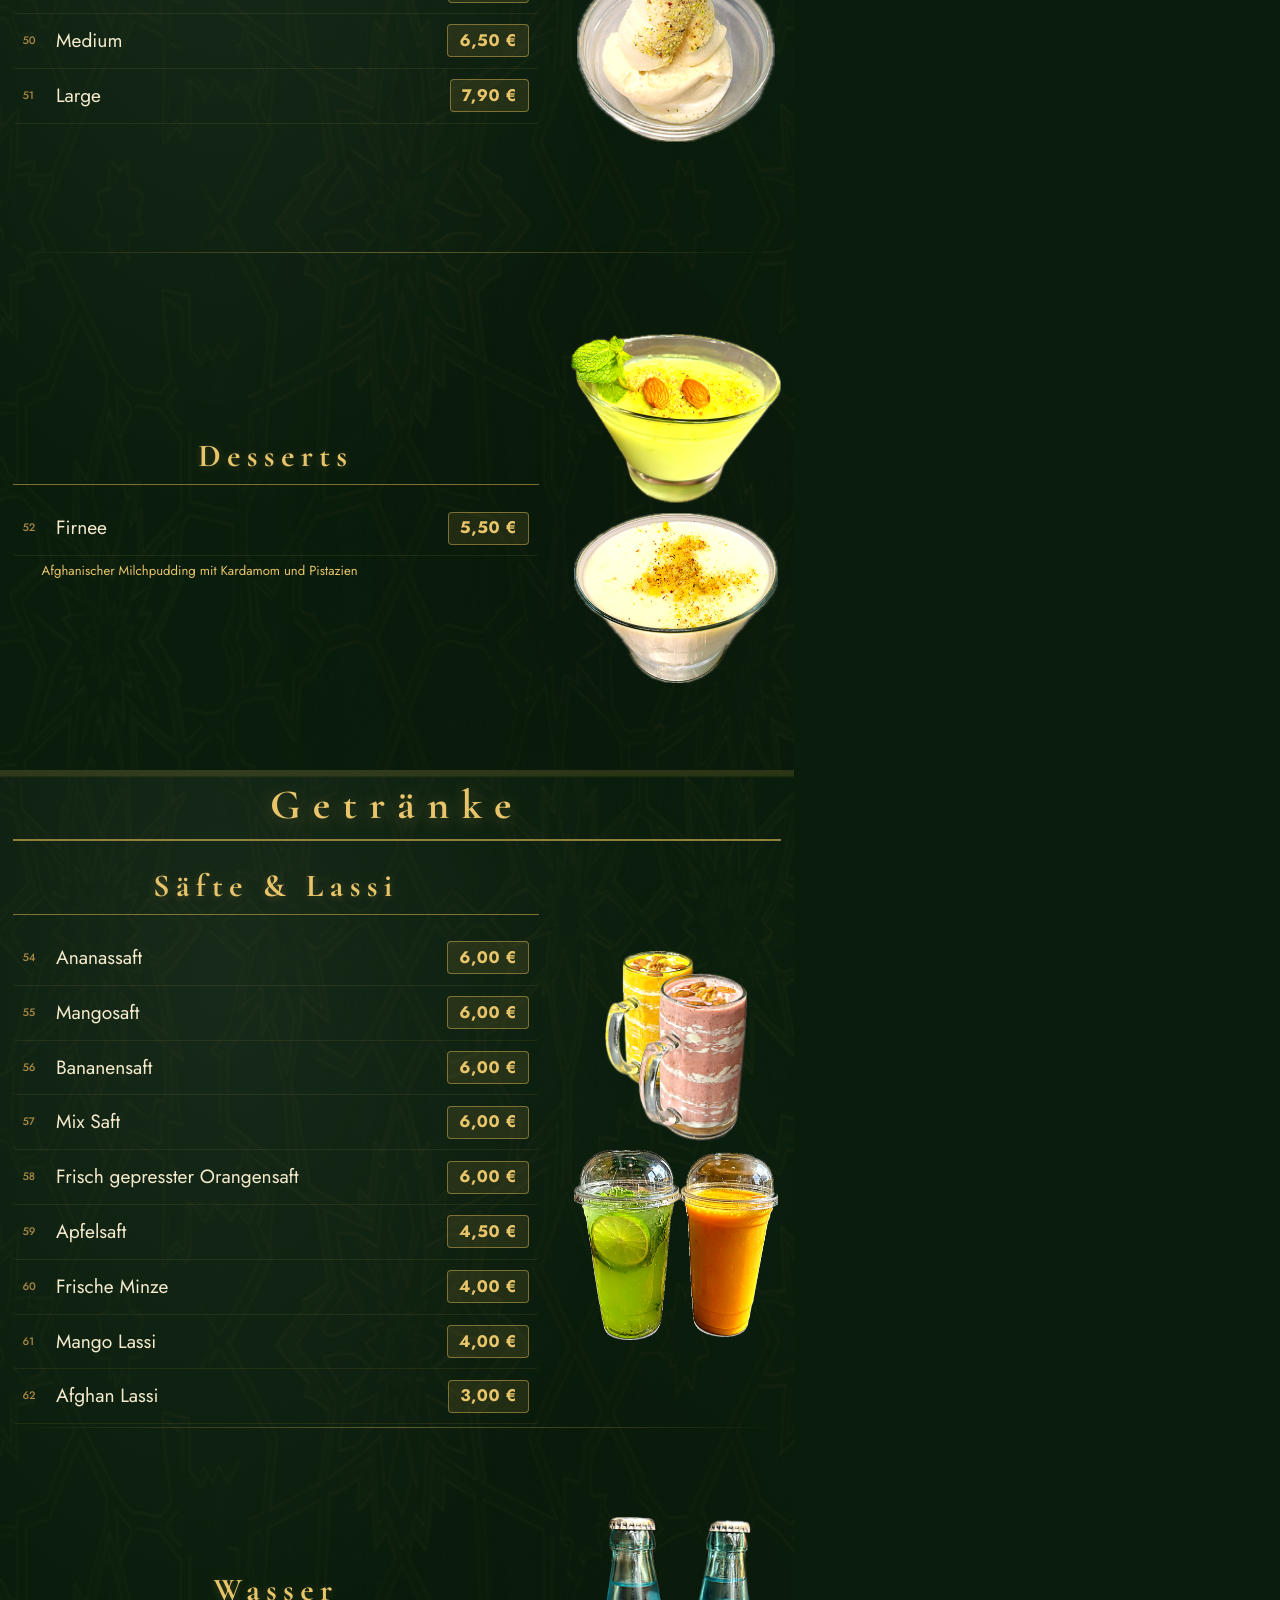
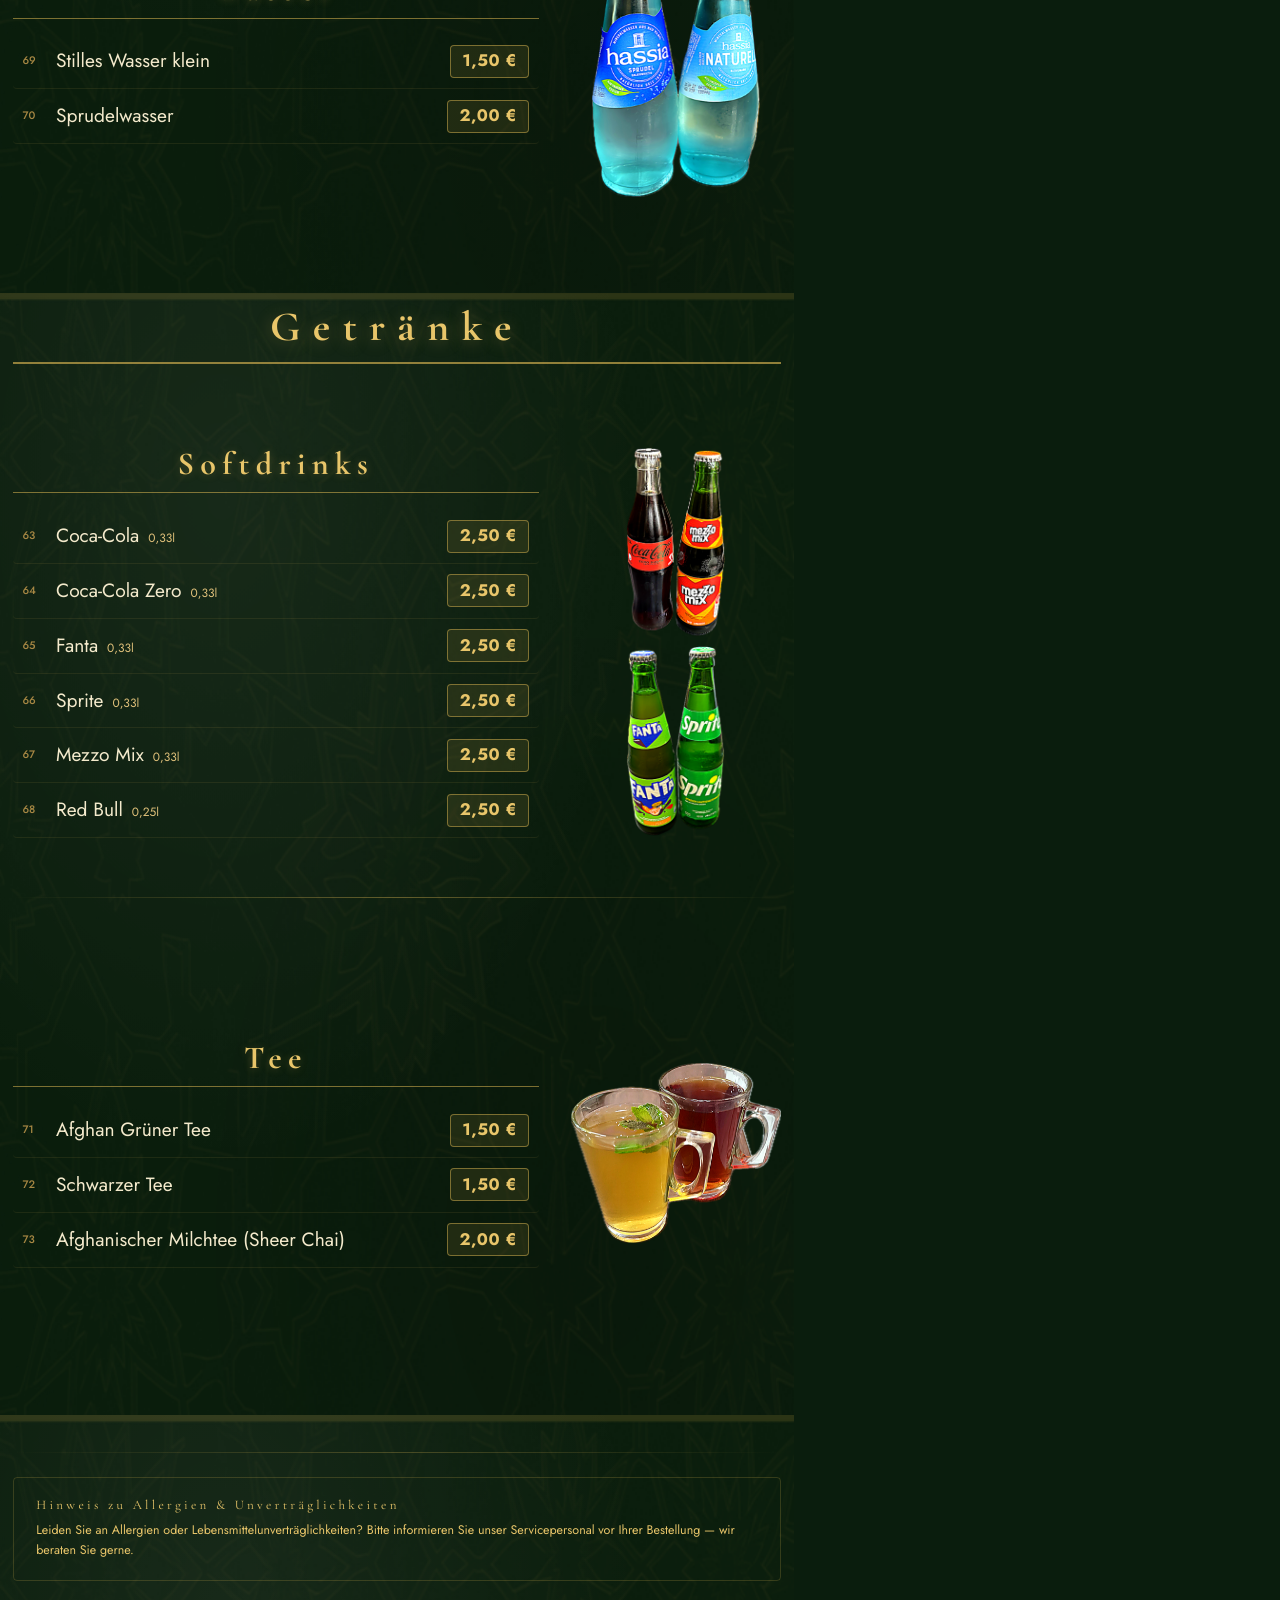
<file: menu.html>
<!DOCTYPE html>
<html lang="de">
<head>
<meta charset="UTF-8">
<meta name="viewport" content="width=device-width, initial-scale=1">
<title>Maulana Restaurant — Speisekarte</title>
<link rel="preconnect" href="https://fonts.googleapis.com">
<link rel="preconnect" href="https://fonts.gstatic.com" crossorigin>
<link href="https://fonts.googleapis.com/css2?family=Cormorant+Garamond:ital,wght@0,400;0,500;0,600;0,700;1,400;1,500;1,600&family=Jost:ital,wght@0,300;0,400;0,500;0,600;1,300;1,400&display=block" rel="stylesheet">
<style>
@page { size: A4; margin: 0; }
*, *::before, *::after {
  box-sizing: border-box; margin: 0; padding: 0;
  -webkit-print-color-adjust: exact;
  print-color-adjust: exact;
}
:root {
  --bg: #0a1d0d;

  /* Gold accent palette */
  --gold:      #e8c56a;
  --gold-mid:  #c9a84c;
  --gold-dark: #a08030;
  --gold-dim:  rgba(201,168,76,0.22);

  /* ── Text hierarchy ── */
  --t1: #f4eacc;   /* dish names — warm cream, max contrast */
  --t2: #dfc07a;   /* descriptions — warm gold, clearly readable */
  --t3: #a88844;   /* meta: allergens, size labels — subtle */
  --sep: rgba(201,168,76,0.15);
}
html, body {
  background: #0a1d0d;
  color: var(--gold);
  font-family: 'Jost', Arial, sans-serif;
  -webkit-font-smoothing: antialiased;
  -moz-osx-font-smoothing: grayscale;
  text-rendering: geometricPrecision;
  -webkit-print-color-adjust: exact;
  print-color-adjust: exact;
}
img {
  image-rendering: -webkit-optimize-contrast;
  image-rendering: crisp-edges;
}
.menu-page {
  width: 210mm;
  height: 297mm;
  background-color: #0a1d0d;
  background-image:
    radial-gradient(ellipse at 28% 18%, rgba(255,255,255,0.055) 0%, transparent 52%),
    radial-gradient(ellipse at 75% 85%, rgba(0,0,0,0.18) 0%, transparent 50%),
    url(images/bg.png);
  background-size: cover, cover, cover;
  background-position: center;
  position: relative;
  page-break-after: always;
  break-after: page;
  overflow: hidden;
  -webkit-print-color-adjust: exact;
  print-color-adjust: exact;
}
.page-header {
  text-align: center;
  padding: 4rem 2rem 2rem;
  border-bottom: 1px solid var(--gold-dim);
}
.page-header .brand {
  font-family: 'Cormorant Garamond', Georgia, serif;
  font-size: 3.5rem;
  letter-spacing: 0.4em;
  color: var(--gold);

}
.page-header .subtitle {
  font-size: 0.85rem;
  letter-spacing: 0.35em;
  color: var(--gold-mid);
  margin-top: 0.4rem;

}
.divider {
  text-align: center;
  color: var(--gold-mid);
  font-size: 1.2rem;
  margin: 0.5rem 0;
}
.menu-section {
  width: 210mm;
  height: 297mm;
  background-color: #0a1d0d;
  background-image:
    radial-gradient(ellipse at 28% 18%, rgba(255,255,255,0.055) 0%, transparent 52%),
    radial-gradient(ellipse at 75% 85%, rgba(0,0,0,0.18) 0%, transparent 50%),
    url(images/bg.png);
  background-size: cover;
  background-position: center;
  padding: 0 0.5rem 0.5rem;
  overflow: hidden;
  page-break-before: always;
  break-before: page;
  box-sizing: border-box;
  display: flex;
  flex-direction: column;
}
.menu-section:first-of-type {
  page-break-before: auto;
  break-before: auto;
}
.sec-title {
  display: flex;
  align-items: center;
  gap: 0;
  margin-left: -0.8rem;
  margin-right: -0.8rem;
  padding: 0;
  margin-bottom: 0.8rem;
  flex-direction: column;
}
.sec-title-orn-row {
  display: flex;
  align-items: center;
  width: 100%;
  padding: 0.85rem 1rem;
  background: linear-gradient(180deg,
    rgba(201,168,76,0.04) 0%, rgba(201,168,76,0.22) 40%, rgba(201,168,76,0.22) 60%, rgba(201,168,76,0.04) 100%);
  border-top: 2px solid rgba(201,168,76,0.8);
  border-bottom: 2px solid rgba(201,168,76,0.8);
  box-shadow: inset 0 2px 8px rgba(201,168,76,0.08), 0 2px 12px rgba(201,168,76,0.1);
  gap: 1.5rem;
}
.sec-orn-l, .sec-orn-r {
  flex: 1;
  height: 22px;
  background: url(data:image/svg+xml,%3Csvg xmlns='http://www.w3.org/2000/svg' width='44' height='22'%3E%3Cline x1='0' y1='11' x2='13' y2='11' stroke='%23c9a84c' stroke-width='0.75' opacity='0.55'/%3E%3Cline x1='31' y1='11' x2='44' y2='11' stroke='%23c9a84c' stroke-width='0.75' opacity='0.55'/%3E%3Cpolygon points='31,11 25.5,12.5 28.4,17.4 23.4,14.6 22,20 20.6,14.6 15.6,17.4 18.5,12.5 13,11 18.5,9.5 15.6,4.6 20.6,7.4 22,2 23.4,7.4 28.4,4.6 25.5,9.5' fill='rgba(201%2C168%2C76%2C0.11)' stroke='%23c9a84c' stroke-width='0.85' opacity='0.82'/%3E%3Ccircle cx='22' cy='11' r='2.1' fill='%23c9a84c' opacity='0.6'/%3E%3C/svg%3E) repeat-x center left/44px 22px;
  opacity: 0.92;
}
.sec-orn-r {
  background-position: center right;
  transform: scaleX(-1);
}
.sec-title-text {
  font-family: 'Cormorant Garamond', Georgia, serif;
  font-size: 2rem;
  font-weight: 700;
  font-style: normal;
  letter-spacing: 0.18em;
  color: var(--gold);
  white-space: nowrap;
  flex-shrink: 0;
  text-shadow: 0 2px 16px rgba(201,168,76,0.55), 0 0 40px rgba(201,168,76,0.25);
}
.sec-items { display: flex; flex-direction: column; flex: 1; justify-content: space-between; }
.r-item {
  display: flex;
  align-items: flex-start;
  gap: 1.4rem;
  padding: 0.8rem 0;
  border-bottom: 1px solid var(--sep);
  overflow: hidden;
}
.r-item:last-child { border-bottom: none; }
.r-info {
  flex: 1;
  display: flex;
  flex-direction: column;
  gap: 0.3rem;
  min-width: 0;
}
.r-header {
  display: flex;
  align-items: center;
  gap: 0.7rem;
}
.r-header-dots {
  flex: 1;
  border-bottom: 1px dotted rgba(201,168,76,0.3);
  margin: 0 0.4rem;
  margin-bottom: 2px;
}
.r-header-price {
  flex-shrink: 0;
}
.r-header-price .r-price-btn {
  font-size: 0.92rem;
  font-weight: 700;
  color: var(--t1);
  background: rgba(201,168,76,0.12);
  border: 1px solid var(--gold-mid);
  border-radius: 5px;
  padding: 0.22rem 0.8rem;
  letter-spacing: 0.05em;
  white-space: nowrap;
}
.r-header-price .r-sizes {
  display: flex;
  flex-direction: column;
  align-items: flex-end;
  gap: 0.25rem;
}
.r-size-item {
  display: flex;
  align-items: center;
  gap: 0.4rem;
}
.r-size-label {
  font-size: 0.75rem;
  color: var(--t2);
}
.r-num-badge {
  width: 30px;
  height: 30px;
  border-radius: 50%;
  background: transparent;
  border: 1.5px solid var(--gold-mid);
  display: flex;
  align-items: center;
  justify-content: center;
  font-family: 'Jost', Arial, sans-serif;
  font-size: 0.88rem;
  font-weight: 700;
  color: var(--t1);
  flex-shrink: 0;
  letter-spacing: 0;
}
.r-name {
  font-family: 'Cormorant Garamond', Georgia, serif;
  font-size: 1.8rem;
  font-weight: 600;
  font-style: italic;
  color: var(--t1);
  line-height: 1.2;
  text-shadow: 0 0 20px rgba(244,234,204,0.08);
}
.r-desc {
  font-size: 1.15rem;
  color: var(--t2);
  line-height: 1.55;
  padding-left: 2rem;
}
.r-footer {
  display: flex;
  align-items: center;
  flex-wrap: wrap;
  gap: 0.5rem;
  padding-left: 2rem;
}
.r-allergen {
  display: flex;
  align-items: center;
  flex-wrap: wrap;
  gap: 0.3rem;
}
.r-allerg-label {
  font-size: 0.68rem;
  letter-spacing: 0.1em;
  color: var(--t3);

  font-weight: 700;
}
.r-allerg-tag {
  font-size: 0.7rem;
  font-weight: 700;
  color: var(--t3);
  border: 1px solid rgba(168,136,68,0.35);
  border-radius: 3px;
  padding: 0.07rem 0.35rem;
  min-width: 1rem;
  text-align: center;
  text-transform: lowercase;
}
.r-price-btn {
  display: inline-block;
  background: rgba(201,168,76,0.12);
  border: 1px solid rgba(201,168,76,0.55);
  border-radius: 4px;
  padding: 0.28rem 0.9rem;
  font-size: 1.05rem;
  font-weight: 700;
  color: var(--gold);
  letter-spacing: 0.03em;
  white-space: nowrap;
}
.r-sizes {
  display: flex;
  flex-wrap: wrap;
  gap: 0.55rem;
  align-items: center;
}
.r-size-item {
  display: flex;
  align-items: center;
  gap: 0.4rem;
}
.r-size-label {
  font-size: 0.65rem;
  font-weight: 700;
  letter-spacing: 0.1em;
  color: var(--t3);

}
.r-photo {
  width: 172px;
  height: 172px;
  flex-shrink: 0;
}
.vorspeisen-section {
  height: 297mm;
  display: flex;
  flex-direction: column;
  page-break-after: always;
  break-after: page;
}
.vorspeisen-section .sec-items {
  flex: 1;
  display: flex;
  flex-direction: column;
  justify-content: space-between;
}
.grill-section .r-desc {
  font-size: 0.78rem;
  line-height: 1.45;
}
.vorspeisen-section .r-item {
  padding: 0;
  border-bottom: 1px solid var(--sep);
  flex: 1;
  display: flex;
  align-items: flex-start;
  gap: 1.4rem;
}
.vorspeisen-section .r-item:last-child {
  border-bottom: none;
}
.vorspeisen-section .r-photo {
  width: 172px;
  height: 172px;
  flex-shrink: 0;
  overflow: hidden;
}
.vorspeisen-section .r-item--03 .r-photo img {
  transform: scale(0.85);
}
.r-item--42 .r-photo img {
  object-fit: cover;
  object-position: center center;
  transform: scale(1.25);
}
.r-photo img {
  width: 100%;
  height: 100%;
  object-fit: contain;
  object-position: top center;
}
.r-photo--empty {
  background: transparent;
  border: none;
}
.footer {
  text-align: center;
  padding: 2rem;
  color: var(--t3);
  font-size: 0.8rem;
  letter-spacing: 0.2em;
  border-top: 1px solid var(--sep);
  margin-top: 1rem;
}
.getraenke-page {
  width: 210mm;
  height: 297mm;
  background-color: #0a1d0d;
  background-image:
    radial-gradient(ellipse at 28% 18%, rgba(255,255,255,0.055) 0%, transparent 52%),
    radial-gradient(ellipse at 75% 85%, rgba(0,0,0,0.18) 0%, transparent 50%),
    url(images/bg.png);
  background-size: cover, cover, cover;
  background-position: center, center, center;
  padding: 0.6rem 0.8rem 0.6rem;
  page-break-before: always;
  break-before: page;
  display: flex;
  flex-direction: column;
  justify-content: space-between;
  gap: 0;
}
.g-title {
  font-family: 'Cormorant Garamond', Georgia, serif;
  font-size: 2.6rem;
  font-weight: 700;
  letter-spacing: 0.3em;
  color: var(--gold);
  text-align: center;
  padding-bottom: 0.6rem;
  border-bottom: 2px solid rgba(201,168,76,0.7);
  margin-bottom: 1.6rem;
  text-shadow: 0 2px 16px rgba(201,168,76,0.4);
}
.g-band {
  display: flex;
  align-items: center;
  gap: 2.5rem;
  padding: 1.4rem 0;
  flex: 1;
}
.g-divider {
  height: 1px;
  background: linear-gradient(90deg, transparent, var(--gold-mid), transparent);
  margin: 0.4rem 0;
  opacity: 0.5;
}
.g-img-slot {
  width: 230px;
  flex-shrink: 0;
  display: flex;
  flex-wrap: wrap;
  gap: 4px;
  align-items: center;
  align-content: center;
  justify-content: center;
}
.g-img-slot img {
  object-fit: contain;
  display: block;
}
.g-img-slot.one img   { width: 230px; height: 250px; }
.g-img-slot.two img   { width: 110px; height: 250px; }
.g-img-slot.three img { width: 110px; height: 120px; }
.g-img-slot.three img:first-child { width: 230px; height: 120px; }
.g-group {
  flex: 1;
}
.g-group-title {
  font-family: 'Cormorant Garamond', Georgia, serif;
  font-size: 2rem;
  font-weight: 700;
  letter-spacing: 0.2em;
  color: var(--gold);
  text-align: center;
  margin-bottom: 1rem;
  padding-bottom: 0.5rem;
  border-bottom: 1.5px solid rgba(201,168,76,0.6);
  text-shadow: 0 1px 8px rgba(201,168,76,0.3);
}
.g-row {
  display: flex;
  align-items: center;
  gap: 0.5rem;
  padding: 0.65rem 0.6rem;
  border-bottom: 1px solid rgba(201,168,76,0.1);
  border-radius: 4px;
}
.g-row:hover { background: rgba(201,168,76,0.04); }
.g-num {
  font-family: 'Jost', Arial, sans-serif;
  font-size: 0.68rem;
  color: var(--t3);
  flex-shrink: 0;
  min-width: 1.6rem;
  font-weight: 500;
}
.g-name {
  font-size: 1.2rem;
  color: var(--t1);
  flex: 1;
  font-weight: 400;
}
.g-vol {
  font-size: 0.75rem;
  color: var(--t2);
  margin-left: 0.2rem;
}
.g-dots {
  flex: 1;
  border-bottom: 1px dotted rgba(201,168,76,0.2);
  margin-bottom: 0.1rem;
  min-width: 0.5rem;
  display: none;
}
.g-price {
  display: inline-block;
  background: rgba(201,168,76,0.12);
  border: 1px solid rgba(201,168,76,0.55);
  border-radius: 4px;
  padding: 0.22rem 0.7rem;
  font-size: 1.05rem;
  font-weight: 700;
  color: var(--gold);
  flex-shrink: 0;
  letter-spacing: 0.03em;
  white-space: nowrap;
}
.gk-section {
  display: flex;
  gap: 2rem;
  align-items: stretch;
  flex: 1;
}
.gk-items {
  flex: 1;
  display: flex;
  flex-direction: column;
  justify-content: center;
}
.gk-img {
  flex-shrink: 0;
  width: 210px;
  display: flex;
  flex-direction: column;
  gap: 0.6rem;
  align-items: center;
  justify-content: center;
}
.gk-img img {
  width: 210px;
  object-fit: contain;
  object-position: center;
}
.cover {
  position: relative;
  width: 210mm;
  height: 297mm;
  background-color: #0a1d0d;
  background-image:
    radial-gradient(ellipse at 28% 18%, rgba(255,255,255,0.07) 0%, transparent 52%),
    radial-gradient(ellipse at 75% 85%, rgba(0,0,0,0.22) 0%, transparent 50%),
    url(images/bg.png);
  background-size: cover, cover, cover;
  background-position: center;
  display: flex;
  align-items: center;
  justify-content: center;
  page-break-after: always;
  break-after: page;
  overflow: hidden;
}
.back-cover {
  position: relative;
  width: 210mm;
  height: 297mm;
  background-color: #0a1d0d;
  background-image:
    radial-gradient(ellipse at 28% 18%, rgba(255,255,255,0.07) 0%, transparent 52%),
    radial-gradient(ellipse at 75% 85%, rgba(0,0,0,0.22) 0%, transparent 50%),
    url(images/bg.png);
  background-size: cover, cover, cover;
  background-position: center;
  display: flex;
  align-items: center;
  justify-content: center;
  page-break-before: always;
  break-before: page;
  overflow: hidden;
}
.cover-frame {
  position: absolute;
  inset: 0;
  width: 100%;
  height: 100%;
  object-fit: fill;
  pointer-events: none;
  transform: scale(1.08);
  transform-origin: center center;
}
.cover-content {
  position: relative;
  z-index: 1;
  display: flex;
  flex-direction: column;
  align-items: center;
  gap: 0;
  width: 99%;
}
.cover-logo {
  width: 62%;
  max-width: 360px;
  margin-bottom: 1.5rem;
}
.cover-name {
  font-family: 'Cormorant Garamond', Georgia, serif;
  font-size: 2.6rem;
  font-weight: 700;
  letter-spacing: 0.55em;
  color: var(--gold);
  text-transform: uppercase;
  text-align: center;
  text-shadow: 0 2px 20px rgba(201,168,76,0.5), 0 0 60px rgba(201,168,76,0.2);
}
.cover-sub {
  font-size: 0.78rem;
  letter-spacing: 0.7em;
  color: var(--gold-mid);

  margin-top: 0.3rem;
  margin-bottom: 1.2rem;
}
.cover-orn {
  font-size: 1.1rem;
  color: var(--gold-mid);
  margin-bottom: 0.8rem;
  letter-spacing: 0.5em;
}
.cover-karte {
  font-family: 'Cormorant Garamond', Georgia, serif;
  font-size: 2.1rem;
  font-weight: 600;
  font-style: italic;
  color: var(--gold);
  margin-bottom: 0.4rem;
  text-shadow: 0 1px 15px rgba(201,168,76,0.4);
}
.cover-year {
  font-size: 0.72rem;
  letter-spacing: 0.5em;
  color: var(--gold-mid);
  margin-bottom: 2rem;
}
.cover-qr-wrap {
  display: flex;
  flex-direction: column;
  align-items: center;
  gap: 0.5rem;
}
.cover-qr-img {
  width: 100px;
  height: 100px;
  border: 1px solid var(--gold-dim);
  padding: 4px;
  border-radius: 4px;
}
.cover-qr-label {
  font-size: 0.6rem;
  letter-spacing: 0.3em;
  color: var(--gold-mid);

  opacity: 0.7;
}
.cover-social {
  display: flex;
  align-items: center;
  gap: 1.2rem;
  margin-top: 1.4rem;
  padding: 0.5rem 1.2rem;
  border: 1px solid var(--gold-dim);
  border-radius: 2rem;
  background: rgba(201,168,76,0.06);
}
.cover-social svg {
  width: 18px;
  height: 18px;
  fill: var(--gold-mid);
  flex-shrink: 0;
}
.cover-social-handle {
  font-size: 0.68rem;
  letter-spacing: 0.15em;
  color: var(--gold);
  font-family: 'Jost', sans-serif;
  font-weight: 300;
}
.back-content {
  position: relative;
  z-index: 1;
  width: 99%;
  display: flex;
  flex-direction: column;
  align-items: center;
  gap: 0;
}
.back-logo-small {
  width: 150px;
  margin-bottom: 1.2rem;
  opacity: 0.9;
}
.back-restaurant-name {
  font-family: 'Cormorant Garamond', Georgia, serif;
  font-size: 2rem;
  letter-spacing: 0.55em;
  color: var(--gold);

  margin-bottom: 0.25rem;
}
.back-restaurant-sub {
  font-size: 0.7rem;
  letter-spacing: 0.45em;
  color: var(--gold-mid);

  margin-bottom: 1.8rem;
}
.back-sep {
  width: 100%;
  height: 1px;
  background: linear-gradient(90deg, transparent, var(--gold-mid), transparent);
  margin: 1.4rem 0;
  opacity: 0.4;
}
.back-hours-title {
  font-size: 0.65rem;
  letter-spacing: 0.45em;
  color: var(--gold-mid);

  text-align: center;
  margin-bottom: 0.9rem;
}
.back-hours-simple {
  font-family: 'Cormorant Garamond', Georgia, serif;
  font-size: 1.15rem;
  font-style: italic;
  color: var(--item);
  text-align: center;
  margin-bottom: 0.35rem;
}
.back-hours-days {
  font-size: 0.78rem;
  color: var(--desc);
  text-align: center;
  letter-spacing: 0.06em;
  margin-bottom: 0;
}
.back-qr-wrap {
  display: flex;
  flex-direction: column;
  align-items: center;
  gap: 0.6rem;
  margin-top: 0.5rem;
}
.back-qr-img {
  width: 150px;
  height: 150px;
  border: 1px solid var(--gold-dim);
  padding: 6px;
  border-radius: 6px;
}
.back-qr-label {
  font-size: 0.58rem;
  letter-spacing: 0.3em;
  color: var(--gold-mid);

  opacity: 0.65;
}
.back-info {
  display: flex;
  flex-direction: column;
  align-items: center;
  gap: 0.6rem;
  width: 100%;
}
.back-info-row {
  display: flex;
  align-items: flex-start;
  gap: 0.7rem;
  font-size: 0.82rem;
  color: var(--desc);
}
.back-info-icon {
  color: var(--gold-mid);
  font-size: 0.88rem;
  flex-shrink: 0;
  width: 1.2rem;
  text-align: center;
}
.info-page {
  width: 210mm;
  height: 297mm;
  background-color: #0a1d0d;
  background-image:
    radial-gradient(ellipse at 28% 18%, rgba(255,255,255,0.055) 0%, transparent 52%),
    radial-gradient(ellipse at 75% 85%, rgba(0,0,0,0.18) 0%, transparent 50%),
    url(images/bg.png);
  background-size: cover;
  background-position: center;
  padding: 0.8rem 0.8rem 0.8rem;
  page-break-after: always;
  break-after: page;
  display: flex;
  flex-direction: column;
  gap: 0;
  color: var(--item);
}
.info-welcome-title {
  font-family: 'Cormorant Garamond', Georgia, serif;
  font-size: 2rem;
  font-style: italic;
  color: var(--item);
  margin-bottom: 1rem;
}
.info-welcome-text {
  font-size: 0.88rem;
  color: var(--desc);
  line-height: 1.75;
  margin-bottom: 0.7rem;
}
.info-sep {
  height: 1px;
  background: linear-gradient(90deg, transparent, var(--gold-mid), transparent);
  opacity: 0.3;
  margin: 1.5rem 0;
}
.info-allerg-box {
  border: 1px solid var(--gold-dim);
  border-radius: 4px;
  padding: 1.2rem 1.4rem;
  margin-bottom: 1.5rem;
}
.info-allerg-box-title {
  font-family: 'Cormorant Garamond', Georgia, serif;
  font-size: 0.82rem;
  letter-spacing: 0.25em;
  color: var(--gold);

  margin-bottom: 0.5rem;
}
.info-allerg-box-text {
  font-size: 0.78rem;
  color: var(--desc);
  line-height: 1.6;
}
.info-allerg-title {
  font-size: 0.7rem;
  letter-spacing: 0.3em;
  color: var(--gold-mid);

  margin-bottom: 0.8rem;
}
.info-allerg-grid {
  display: grid;
  grid-template-columns: repeat(3, 1fr);
  gap: 0.4rem 2rem;
}
.info-allerg-row {
  display: flex;
  align-items: center;
  gap: 0.5rem;
  font-size: 0.78rem;
}
.info-allerg-badge {
  width: 22px;
  height: 22px;
  border: 1px solid var(--gold-mid);
  border-radius: 3px;
  display: flex;
  align-items: center;
  justify-content: center;
  font-size: 0.65rem;
  font-weight: 700;
  color: var(--gold);
  flex-shrink: 0;
}
.info-allerg-name {
  color: var(--desc);
}
.info-section-label {
  font-size: 0.68rem;
  letter-spacing: 0.25em;
  color: var(--gold-mid);

  margin-bottom: 0.35rem;
  margin-top: 1.2rem;
  display: flex;
  align-items: center;
  gap: 0.5rem;
}
.info-section-label::after {
  content: '';
  flex: 1;
  height: 1px;
  background: var(--gold-dim);
}
.info-section-text {
  font-size: 0.8rem;
  color: var(--desc);
  line-height: 1.6;
}
.info-sign {
  margin-top: auto;
  padding-top: 2rem;
}
.info-sign-greeting {
  font-size: 0.82rem;
  color: var(--desc);
  margin-bottom: 0.3rem;
}
.info-sign-name {
  font-family: 'Cormorant Garamond', Georgia, serif;
  font-size: 1.6rem;
  font-style: italic;
  color: var(--item);
}
.info-sign-sub {
  font-size: 0.65rem;
  letter-spacing: 0.25em;
  color: var(--gold-mid);

  margin-top: 0.2rem;
}
.r-price-btn {
  display: inline-block;
  background: rgba(201,168,76,0.15);
  border: 1.5px solid var(--gold-mid);
  border-radius: 4px;
  padding: 0.22rem 0.85rem;
  font-size: 0.93rem;
  font-weight: 700;
  color: var(--t1);
  letter-spacing: 0.04em;
  white-space: nowrap;
  text-shadow: 0 0 10px rgba(244,234,204,0.12);
}
.g-divider {
  height: 1px;
  background: linear-gradient(90deg, transparent, var(--gold-mid), transparent);
  margin: 0.2rem 0;
  opacity: 0.45;
}
@media print {
  * {
    -webkit-print-color-adjust: exact !important;
    print-color-adjust: exact !important;
  }
  body {
    background: #0a1d0d !important;
  }
  .menu-page, .menu-section, .cover, .back-cover, .info-page, .getraenke-page {
    background-color: #0a1d0d !important;
    -webkit-print-color-adjust: exact !important;
    print-color-adjust: exact !important;
  }
  img {
    image-rendering: -webkit-optimize-contrast !important;
    image-rendering: crisp-edges !important;
  }
}
</style>
</head>
<body>

<div class="cover">
  <img class="cover-frame" src="images/frame.png" alt="">
  <div class="cover-content">
    <img class="cover-logo" src="images/logo.png" alt="Maulana Restaurant">
    <div class="cover-name">MAULANA</div>
    <div class="cover-sub">R E S T A U R A N T</div>
    <div class="cover-orn">✦ · ✦</div>
    <div class="cover-karte">Speisekarte</div>
    <div class="cover-qr-wrap">
      <img class="cover-qr-img" src="images/qr.png" alt="QR Code">
      <div class="cover-qr-label">Digitale Speisekarte</div>
    </div>
  </div>
</div>

<div class="menu-section vorspeisen-section">
  <div class="sec-title">
    <div class="sec-title-orn-row">
      <span class="sec-orn-l"></span>
      <span class="sec-title-text">Vorspeisen</span>
      <span class="sec-orn-r"></span>
    </div>
  </div>
  <div class="sec-items">
  <div class="r-item r-item--01">
    <div class="r-info">
      <div class="r-header">
        <div class="r-num-badge">01</div>
        <span class="r-name">Samosa Gemüse</span>
        <span class="r-header-dots"></span>
        <span class="r-header-price"><div class="r-price-btn">4,99 €</div></span>
      </div>
      <div class="r-desc">Zwei frittierte Teigtaschen mit Gemüsefüllung, Kartoffeln, Erbsen und Sauce</div>
      <div class="r-footer"><div class="r-allergen"><span class="r-allerg-label">ENTHÄLT:</span><span class="r-allerg-tag">a</span><span class="r-allerg-tag">j</span><span class="r-allerg-tag">h</span></div></div>
    </div>
    <div class="r-photo"><img src="images/objekt_29.png" alt="Samosa Gemüse"></div>
  </div>  <div class="r-item r-item--02">
    <div class="r-info">
      <div class="r-header">
        <div class="r-num-badge">02</div>
        <span class="r-name">Afghan Burger</span>
        <span class="r-header-dots"></span>
        <span class="r-header-price"><div class="r-price-btn">6,99 €</div></span>
      </div>
      <div class="r-desc">Afghanisches Brot mit Lammhack, Pommes, Salat, Gurke und Ei</div>
      <div class="r-footer"><div class="r-allergen"><span class="r-allerg-label">ENTHÄLT:</span><span class="r-allerg-tag">a</span><span class="r-allerg-tag">e</span><span class="r-allerg-tag">g</span></div></div>
    </div>
    <div class="r-photo"><img src="images/afghan_burger.png" alt="Afghan Burger"></div>
  </div>  <div class="r-item r-item--03">
    <div class="r-info">
      <div class="r-header">
        <div class="r-num-badge">03</div>
        <span class="r-name">Afghan Soup</span>
        <span class="r-header-dots"></span>
        <span class="r-header-price"><div class="r-price-btn">5,99 €</div></span>
      </div>
      <div class="r-desc">Hähnchensuppe mit Kichererbsen, Ei, Mais und Karotten</div>
      <div class="r-footer"><div class="r-allergen"><span class="r-allerg-label">ENTHÄLT:</span><span class="r-allerg-tag">e</span><span class="r-allerg-tag">i</span></div></div>
    </div>
    <div class="r-photo"><img src="images/objekt_28.png" alt="Afghan Soup"></div>
  </div>  <div class="r-item r-item--04">
    <div class="r-info">
      <div class="r-header">
        <div class="r-num-badge">04</div>
        <span class="r-name">Bolani Kachalo</span>
        <span class="r-header-dots"></span>
        <span class="r-header-price"><div class="r-price-btn">2,49 €</div></span>
      </div>
      <div class="r-desc">Fladenbrot gefüllt mit Kartoffeln und Koriander</div>
      <div class="r-footer"><div class="r-allergen"><span class="r-allerg-label">ENTHÄLT:</span><span class="r-allerg-tag">a</span></div></div>
    </div>
    <div class="r-photo"><img src="images/objekt_27.png" alt="Bolani Kachalo"></div>
  </div>  <div class="r-item r-item--05">
    <div class="r-info">
      <div class="r-header">
        <div class="r-num-badge">05</div>
        <span class="r-name">Bolani Gandana</span>
        <span class="r-header-dots"></span>
        <span class="r-header-price"><div class="r-price-btn">2,49 €</div></span>
      </div>
      <div class="r-desc">Fladenbrot gefüllt mit Lauch, Zwiebeln und Koriander</div>
      <div class="r-footer"><div class="r-allergen"><span class="r-allerg-label">ENTHÄLT:</span><span class="r-allerg-tag">a</span></div></div>
    </div>
    <div class="r-photo"><img src="images/objekt_27.png" alt="Bolani Gandana"></div>
  </div>
  </div>
</div>
<div class="menu-section">
  <div class="sec-title">
    <div class="sec-title-orn-row">
      <span class="sec-orn-l"></span>
      <span class="sec-title-text">Döner Spezialitäten</span>
      <span class="sec-orn-r"></span>
    </div>
  </div>
  <div class="sec-items">
  <div class="r-item r-item--06">
    <div class="r-info">
      <div class="r-header">
        <div class="r-num-badge">06</div>
        <span class="r-name">Durum Döner</span>
        <span class="r-header-dots"></span>
        <span class="r-header-price"><div class="r-price-btn">8,99 €</div></span>
      </div>
      <div class="r-desc">Im Fladenbrot gerolltes Dönerfleisch mit Salat und Soße</div>
      <div class="r-footer"><div class="r-allergen"><span class="r-allerg-label">ENTHÄLT:</span><span class="r-allerg-tag">a</span><span class="r-allerg-tag">e</span><span class="r-allerg-tag">g</span><span class="r-allerg-tag">i</span></div></div>
    </div>
    <div class="r-photo"><img src="images/objekt_30.png" alt="Durum Döner"></div>
  </div>  <div class="r-item r-item--07">
    <div class="r-info">
      <div class="r-header">
        <div class="r-num-badge">07</div>
        <span class="r-name">Döner Kebap</span>
        <span class="r-header-dots"></span>
        <span class="r-header-price"><div class="r-price-btn">7,99 €</div></span>
      </div>
      <div class="r-desc">Klassisches Dönerfleisch im Brot</div>
      <div class="r-footer"><div class="r-allergen"><span class="r-allerg-label">ENTHÄLT:</span><span class="r-allerg-tag">a</span><span class="r-allerg-tag">e</span><span class="r-allerg-tag">g</span><span class="r-allerg-tag">i</span></div></div>
    </div>
    <div class="r-photo"><img src="images/doener_kebap.png" alt="Döner Kebap"></div>
  </div>  <div class="r-item r-item--08">
    <div class="r-info">
      <div class="r-header">
        <div class="r-num-badge">08</div>
        <span class="r-name">Falafel Döner</span>
        <span class="r-header-dots"></span>
        <span class="r-header-price"><div class="r-price-btn">6,99 €</div></span>
      </div>
      <div class="r-desc">Dönerbrot mit knusprigen Falafelbällchen</div>
      <div class="r-footer"><div class="r-allergen"><span class="r-allerg-label">ENTHÄLT:</span><span class="r-allerg-tag">a</span><span class="r-allerg-tag">e</span><span class="r-allerg-tag">g</span><span class="r-allerg-tag">f</span><span class="r-allerg-tag">k</span></div></div>
    </div>
    <div class="r-photo"><img src="images/objekt_31.png" alt="Falafel Döner"></div>
  </div>  <div class="r-item r-item--09">
    <div class="r-info">
      <div class="r-header">
        <div class="r-num-badge">09</div>
        <span class="r-name">Döner Box</span>
        <span class="r-header-dots"></span>
        <span class="r-header-price"><div class="r-price-btn">7,49 €</div></span>
      </div>
      <div class="r-desc">Döner-Box mit Dönerfleisch, Salat, Soße und Pommes frites</div>
      <div class="r-footer"><div class="r-allergen"><span class="r-allerg-label">ENTHÄLT:</span><span class="r-allerg-tag">a</span><span class="r-allerg-tag">e</span><span class="r-allerg-tag">g</span><span class="r-allerg-tag">i</span></div></div>
    </div>
    <div class="r-photo"><img src="images/doener_box.png" alt="Döner Box"></div>
  </div>
  </div>
</div>
<div class="menu-section">
  <div class="sec-title">
    <div class="sec-title-orn-row">
      <span class="sec-orn-l"></span>
      <span class="sec-title-text">Döner Spezialitäten</span>
      <span class="sec-orn-r"></span>
    </div>
  </div>
  <div class="sec-items">
  <div class="r-item r-item--10">
    <div class="r-info">
      <div class="r-header">
        <div class="r-num-badge">10</div>
        <span class="r-name">Durum Vegetarisch</span>
        <span class="r-header-dots"></span>
        <span class="r-header-price"><div class="r-price-btn">7,49 €</div></span>
      </div>
      <div class="r-desc">Vegetarischer Durum mit frischem Gemüse</div>
      <div class="r-footer"><div class="r-allergen"><span class="r-allerg-label">ENTHÄLT:</span><span class="r-allerg-tag">a</span><span class="r-allerg-tag">e</span><span class="r-allerg-tag">g</span><span class="r-allerg-tag">i</span></div></div>
    </div>
    <div class="r-photo"><img src="images/objekt_30.png" alt="Durum Vegetarisch"></div>
  </div>  <div class="r-item r-item--11">
    <div class="r-info">
      <div class="r-header">
        <div class="r-num-badge">11</div>
        <span class="r-name">Döner Teller</span>
        <span class="r-header-dots"></span>
        <span class="r-header-price"><div class="r-price-btn">11,49 €</div></span>
      </div>
      <div class="r-desc">Dönerfleisch auf Teller mit Salat und Soßen</div>
      <div class="r-footer"><div class="r-allergen"><span class="r-allerg-label">ENTHÄLT:</span><span class="r-allerg-tag">e</span><span class="r-allerg-tag">g</span><span class="r-allerg-tag">j</span></div></div>
    </div>
    <div class="r-photo"><img src="images/objekt_26.png" alt="Döner Teller"></div>
  </div>  <div class="r-item r-item--12">
    <div class="r-info">
      <div class="r-header">
        <div class="r-num-badge">12</div>
        <span class="r-name">Pommes Frites Klein</span>
        <span class="r-header-dots"></span>
        <span class="r-header-price"><div class="r-price-btn">4,00 €</div></span>
      </div>
      <div class="r-desc">Knusprige goldene Pommes Frites</div>
      <div class="r-footer"></div>
    </div>
    <div class="r-photo"><img src="images/pommes_klein.png" alt="Pommes Frites Klein"></div>
  </div>  <div class="r-item r-item--12b">
    <div class="r-info">
      <div class="r-header">
        <div class="r-num-badge">12b</div>
        <span class="r-name">Pommes Frites Groß</span>
        <span class="r-header-dots"></span>
        <span class="r-header-price"><div class="r-price-btn">5,99 €</div></span>
      </div>
      <div class="r-desc">Knusprige goldene Pommes Frites</div>
      <div class="r-footer"></div>
    </div>
    <div class="r-photo"><img src="images/objekt_8.png" alt="Pommes Frites Groß"></div>
  </div>
  </div>
</div>
<div class="menu-section grill-section">
  <div class="sec-title">
    <div class="sec-title-orn-row">
      <span class="sec-orn-l"></span>
      <span class="sec-title-text">Grill Spezialitäten</span>
      <span class="sec-orn-r"></span>
    </div>
  </div>
  <div class="sec-items">
  <div class="r-item r-item--13">
    <div class="r-info">
      <div class="r-header">
        <div class="r-num-badge">13</div>
        <span class="r-name">Mix Grill (2 Pers.)</span>
        <span class="r-header-dots"></span>
        <span class="r-header-price"><div class="r-price-btn">–</div></span>
      </div>
      <div class="r-desc">4 Lamm-Kebab, 4 Hähnchenbrust, 4 Hähnchenflügel, 2 Lammkoteletts, 1 Kabab Koobideh · Mit Reis oder Pommes</div>
      <div class="r-footer"><div class="r-allergen"><span class="r-allerg-label">ENTHÄLT:</span><span class="r-allerg-tag">g</span><span class="r-allerg-tag">j</span></div></div>
    </div>
    <div class="r-photo"><img src="images/objekt_2.png" alt="Mix Grill (2 Pers.)"></div>
  </div>  <div class="r-item r-item--14">
    <div class="r-info">
      <div class="r-header">
        <div class="r-num-badge">14</div>
        <span class="r-name">Mix Grill (4 Pers.)</span>
        <span class="r-header-dots"></span>
        <span class="r-header-price"><div class="r-price-btn">–</div></span>
      </div>
      <div class="r-desc">1 Lamm-Kebab, 1 Hähnchenbrust, 1 Hähnchenflügel, 4 Lammkoteletts, 2 Kabab Koobideh · Mit Reis oder Pommes</div>
      <div class="r-footer"><div class="r-allergen"><span class="r-allerg-label">ENTHÄLT:</span><span class="r-allerg-tag">g</span><span class="r-allerg-tag">j</span></div></div>
    </div>
    <div class="r-photo"><img src="images/mix_grill_4.png" alt="Mix Grill (4 Pers.)"></div>
  </div>  <div class="r-item r-item--15">
    <div class="r-info">
      <div class="r-header">
        <div class="r-num-badge">15</div>
        <span class="r-name">Hähnchenflügel</span>
        <span class="r-header-dots"></span>
        <span class="r-header-price"><div class="r-price-btn">13,99 €</div></span>
      </div>
      <div class="r-desc">Knusprige Hähnchenflügel vom Grill · Salat, Pommes oder Reis</div>
      <div class="r-footer"></div>
    </div>
    <div class="r-photo"><img src="images/haehnchenflügel_15.png" alt="Hähnchenflügel"></div>
  </div>  <div class="r-item r-item--16">
    <div class="r-info">
      <div class="r-header">
        <div class="r-num-badge">16</div>
        <span class="r-name">Lamm Tikka Kabab</span>
        <span class="r-header-dots"></span>
        <span class="r-header-price"><div class="r-price-btn">16,99 €</div></span>
      </div>
      <div class="r-desc">Zartes Lammfleisch am Spieß · Salat, Pommes oder Reis</div>
      <div class="r-footer"><div class="r-allergen"><span class="r-allerg-label">ENTHÄLT:</span><span class="r-allerg-tag">g</span></div></div>
    </div>
    <div class="r-photo"><img src="images/objekt_4.png" alt="Lamm Tikka Kabab"></div>
  </div>
  </div>
</div>
<div class="menu-section grill-section">
  <div class="sec-title">
    <div class="sec-title-orn-row">
      <span class="sec-orn-l"></span>
      <span class="sec-title-text">Grill Spezialitäten</span>
      <span class="sec-orn-r"></span>
    </div>
  </div>
  <div class="sec-items">
  <div class="r-item r-item--17">
    <div class="r-info">
      <div class="r-header">
        <div class="r-num-badge">17</div>
        <span class="r-name">Kubida Kabab</span>
        <span class="r-header-dots"></span>
        <span class="r-header-price"><div class="r-price-btn">14,99 €</div></span>
      </div>
      <div class="r-desc">Hackfleisch-Spieß nach Hausrezept · Salat, Pommes oder Reis</div>
      <div class="r-footer"><div class="r-allergen"><span class="r-allerg-label">ENTHÄLT:</span><span class="r-allerg-tag">g</span></div></div>
    </div>
    <div class="r-photo"><img src="images/objekt_7.png" alt="Kubida Kabab"></div>
  </div>  <div class="r-item r-item--18">
    <div class="r-info">
      <div class="r-header">
        <div class="r-num-badge">18</div>
        <span class="r-name">Chicken Tikka Kabab</span>
        <span class="r-header-dots"></span>
        <span class="r-header-price"><div class="r-price-btn">14,99 €</div></span>
      </div>
      <div class="r-desc">Mariniertes Hühnchen vom Grill · Salat, Pommes oder Reis</div>
      <div class="r-footer"><div class="r-allergen"><span class="r-allerg-label">ENTHÄLT:</span><span class="r-allerg-tag">g</span></div></div>
    </div>
    <div class="r-photo"><img src="images/objekt_6.png" alt="Chicken Tikka Kabab"></div>
  </div>  <div class="r-item r-item--19">
    <div class="r-info">
      <div class="r-header">
        <div class="r-num-badge">19</div>
        <span class="r-name">Lamm Kotelett</span>
        <span class="r-header-dots"></span>
        <span class="r-header-price"><div class="r-price-btn">18,99 €</div></span>
      </div>
      <div class="r-desc">Lammkoteletts nach afghanischer Art · Salat, Pommes oder Reis</div>
      <div class="r-footer"></div>
    </div>
    <div class="r-photo"><img src="images/objekt_2_3.png" alt="Lamm Kotelett"></div>
  </div>  <div class="r-item r-item--20">
    <div class="r-info">
      <div class="r-header">
        <div class="r-num-badge">20</div>
        <span class="r-name">Chopan Kabab</span>
        <span class="r-header-dots"></span>
        <span class="r-header-price"><div class="r-price-btn">17,99 €</div></span>
      </div>
      <div class="r-desc">Lammkoteletts vom Holzkohlegrill · Salat, Pommes oder Reis</div>
      <div class="r-footer"><div class="r-allergen"><span class="r-allerg-label">ENTHÄLT:</span><span class="r-allerg-tag">g</span></div></div>
    </div>
    <div class="r-photo"><img src="images/objekt_4.png" alt="Chopan Kabab"></div>
  </div>
  </div>
</div>
<div class="menu-section">
  <div class="sec-title">
    <div class="sec-title-orn-row">
      <span class="sec-orn-l"></span>
      <span class="sec-title-text">Afghanische Hauptgerichte</span>
      <span class="sec-orn-r"></span>
    </div>
  </div>
  <div class="sec-items">
  <div class="r-item r-item--21">
    <div class="r-info">
      <div class="r-header">
        <div class="r-num-badge">21</div>
        <span class="r-name">Kabuli Palau</span>
        <span class="r-header-dots"></span>
        <span class="r-header-price"><div class="r-price-btn">–</div></span>
      </div>
      <div class="r-desc">Afghanisches Reisgericht mit Kalbfleisch, Karotten und Rosinen</div>
      <div class="r-footer"><div class="r-allergen"><span class="r-allerg-label">ENTHÄLT:</span><span class="r-allerg-tag">h</span></div></div>
    </div>
    <div class="r-photo"><img src="images/objekt_20.png" alt="Kabuli Palau"></div>
  </div>  <div class="r-item r-item--22">
    <div class="r-info">
      <div class="r-header">
        <div class="r-num-badge">22</div>
        <span class="r-name">Afghan Chalaw</span>
        <span class="r-header-dots"></span>
        <span class="r-header-price"><div class="r-price-btn">9,49 €</div></span>
      </div>
      <div class="r-desc">Afghanischer Basmatireis mit Fleischgericht</div>
      <div class="r-footer"></div>
    </div>
    <div class="r-photo"><img src="images/palau_kishmish.png" alt="Afghan Chalaw"></div>
  </div>  <div class="r-item r-item--23">
    <div class="r-info">
      <div class="r-header">
        <div class="r-num-badge">23</div>
        <span class="r-name">Molong Palau</span>
        <span class="r-header-dots"></span>
        <span class="r-header-price"><div class="r-sizes"><span class="r-size-item"><span class="r-size-label">2 Pers.</span><span class="r-price-btn">28,50 €</span></span><span class="r-size-item"><span class="r-size-label">3 Pers.</span><span class="r-price-btn">35,00 €</span></span></div></span>
      </div>
      <div class="r-desc">Festlicher Reis mit zartem Kalbfleisch, Karotten und Gewürzen</div>
      <div class="r-footer"></div>
    </div>
    <div class="r-photo"><img src="images/objekt_3_2.png" alt="Molong Palau"></div>
  </div>  <div class="r-item r-item--24">
    <div class="r-info">
      <div class="r-header">
        <div class="r-num-badge">24</div>
        <span class="r-name">Mahicha-Palau</span>
        <span class="r-header-dots"></span>
        <span class="r-header-price"><div class="r-price-btn">14,99 €</div></span>
      </div>
      <div class="r-desc">Reis mit zarter Lammhaxe</div>
      <div class="r-footer"><div class="r-allergen"><span class="r-allerg-label">ENTHÄLT:</span><span class="r-allerg-tag">g</span></div></div>
    </div>
    <div class="r-photo"><img src="images/objekt_5.png" alt="Mahicha-Palau"></div>
  </div>
  </div>
</div>
<div class="menu-section">
  <div class="sec-title">
    <div class="sec-title-orn-row">
      <span class="sec-orn-l"></span>
      <span class="sec-title-text">Afghanische Hauptgerichte</span>
      <span class="sec-orn-r"></span>
    </div>
  </div>
  <div class="sec-items">
  <div class="r-item r-item--25">
    <div class="r-info">
      <div class="r-header">
        <div class="r-num-badge">25</div>
        <span class="r-name">Biryani-Palau</span>
        <span class="r-header-dots"></span>
        <span class="r-header-price"><div class="r-price-btn">9,99 €</div></span>
      </div>
      <div class="r-desc">Würziger Biryani-Reis mit zartem Hähnchenfleisch und Gewürzen</div>
      <div class="r-footer"><div class="r-allergen"><span class="r-allerg-label">ENTHÄLT:</span><span class="r-allerg-tag">g</span></div></div>
    </div>
    <div class="r-photo"><img src="images/biryani.png" alt="Biryani-Palau"></div>
  </div>  <div class="r-item r-item--26">
    <div class="r-info">
      <div class="r-header">
        <div class="r-num-badge">26</div>
        <span class="r-name">Mantu</span>
        <span class="r-header-dots"></span>
        <span class="r-header-price"><div class="r-price-btn">10,99 €</div></span>
      </div>
      <div class="r-desc">Gedämpfte Teigtaschen mit Hackfleisch, Erbsen und Joghurt</div>
      <div class="r-footer"><div class="r-allergen"><span class="r-allerg-label">ENTHÄLT:</span><span class="r-allerg-tag">a</span><span class="r-allerg-tag">e</span><span class="r-allerg-tag">g</span></div></div>
    </div>
    <div class="r-photo"><img src="images/objekt_17.png" alt="Mantu"></div>
  </div>  <div class="r-item r-item--27">
    <div class="r-info">
      <div class="r-header">
        <div class="r-num-badge">27</div>
        <span class="r-name">Ashak</span>
        <span class="r-header-dots"></span>
        <span class="r-header-price"><div class="r-price-btn">10,00 €</div></span>
      </div>
      <div class="r-desc">Lauch-Teigtaschen mit Hackfleisch-Soße, Erbsen und Joghurt</div>
      <div class="r-footer"><div class="r-allergen"><span class="r-allerg-label">ENTHÄLT:</span><span class="r-allerg-tag">a</span><span class="r-allerg-tag">e</span><span class="r-allerg-tag">g</span></div></div>
    </div>
    <div class="r-photo"><img src="images/objekt_16.png" alt="Ashak"></div>
  </div>  <div class="r-item r-item--29">
    <div class="r-info">
      <div class="r-header">
        <div class="r-num-badge">29</div>
        <span class="r-name">Dopiaza</span>
        <span class="r-header-dots"></span>
        <span class="r-header-price"><div class="r-price-btn">9,99 €</div></span>
      </div>
      <div class="r-desc">Fleischgericht mit Zwiebeln und Gewürzen</div>
      <div class="r-footer"><div class="r-allergen"><span class="r-allerg-label">ENTHÄLT:</span><span class="r-allerg-tag">g</span></div></div>
    </div>
    <div class="r-photo"><img src="images/objekt_21.png" alt="Dopiaza"></div>
  </div>
  </div>
</div>
<div class="menu-section">
  <div class="sec-title">
    <div class="sec-title-orn-row">
      <span class="sec-orn-l"></span>
      <span class="sec-title-text">Afghanische Hauptgerichte</span>
      <span class="sec-orn-r"></span>
    </div>
  </div>
  <div class="sec-items">
  <div class="r-item r-item--30">
    <div class="r-info">
      <div class="r-header">
        <div class="r-num-badge">30</div>
        <span class="r-name">Qorma</span>
        <span class="r-header-dots"></span>
        <span class="r-header-price"><div class="r-price-btn">9,99 €</div></span>
      </div>
      <div class="r-desc">Traditionelles Schmorgemüse mit Lamm</div>
      <div class="r-footer"><div class="r-allergen"><span class="r-allerg-label">ENTHÄLT:</span><span class="r-allerg-tag">g</span></div></div>
    </div>
    <div class="r-photo"><img src="images/qorma.png" alt="Qorma"></div>
  </div>  <div class="r-item r-item--31">
    <div class="r-info">
      <div class="r-header">
        <div class="r-num-badge">31</div>
        <span class="r-name">Chapli Kabab</span>
        <span class="r-header-dots"></span>
        <span class="r-header-price"><div class="r-price-btn">8,00 €</div></span>
      </div>
      <div class="r-desc">Gebratene Hackfleisch-Patties</div>
      <div class="r-footer"><div class="r-allergen"><span class="r-allerg-label">ENTHÄLT:</span><span class="r-allerg-tag">a</span><span class="r-allerg-tag">e</span><span class="r-allerg-tag">j</span></div></div>
    </div>
    <div class="r-photo"><img src="images/objekt_4_2.png" alt="Chapli Kabab"></div>
  </div>  <div class="r-item r-item--32">
    <div class="r-info">
      <div class="r-header">
        <div class="r-num-badge">32</div>
        <span class="r-name">Lubia</span>
        <span class="r-header-dots"></span>
        <span class="r-header-price"><div class="r-price-btn">6,99 €</div></span>
      </div>
      <div class="r-desc">Bohnen-Eintopf im Wok</div>
      <div class="r-footer"><div class="r-allergen"><span class="r-allerg-label">ENTHÄLT:</span><span class="r-allerg-tag">i</span></div></div>
    </div>
    <div class="r-photo"><img src="images/lubia.png" alt="Lubia"></div>
  </div>  <div class="r-item r-item--33">
    <div class="r-info">
      <div class="r-header">
        <div class="r-num-badge">33</div>
        <span class="r-name">Pacha</span>
        <span class="r-header-dots"></span>
        <span class="r-header-price"><div class="r-price-btn">9,99 €</div></span>
      </div>
      <div class="r-desc">Traditionelles Gericht aus zartem Schafskopffleisch in würziger Brühe</div>
      <div class="r-footer"><div class="r-allergen"><span class="r-allerg-label">ENTHÄLT:</span><span class="r-allerg-tag">g</span></div></div>
    </div>
    <div class="r-photo"><img src="images/pacha.png" alt="Pacha"></div>
  </div>
  </div>
</div>
<div class="menu-section">
  <div class="sec-title">
    <div class="sec-title-orn-row">
      <span class="sec-orn-l"></span>
      <span class="sec-title-text">Afghanische Hauptgerichte</span>
      <span class="sec-orn-r"></span>
    </div>
  </div>
  <div class="sec-items">
  <div class="r-item r-item--34">
    <div class="r-info">
      <div class="r-header">
        <div class="r-num-badge">34</div>
        <span class="r-name">Lamm Karahi</span>
        <span class="r-header-dots"></span>
        <span class="r-header-price"><div class="r-price-btn">14,99 €</div></span>
      </div>
      <div class="r-desc">Zartes Lammfleisch im Wok mit Tomaten und Gewürzen</div>
      <div class="r-footer"><div class="r-allergen"><span class="r-allerg-label">ENTHÄLT:</span><span class="r-allerg-tag">g</span></div></div>
    </div>
    <div class="r-photo"><img src="images/objekt_18.png" alt="Lamm Karahi"></div>
  </div>  <div class="r-item r-item--35">
    <div class="r-info">
      <div class="r-header">
        <div class="r-num-badge">35</div>
        <span class="r-name">Chicken Karahi</span>
        <span class="r-header-dots"></span>
        <span class="r-header-price"><div class="r-price-btn">13,99 €</div></span>
      </div>
      <div class="r-desc">Hähnchen im Wok mit Tomaten und Gewürzen</div>
      <div class="r-footer"><div class="r-allergen"><span class="r-allerg-label">ENTHÄLT:</span><span class="r-allerg-tag">g</span></div></div>
    </div>
    <div class="r-photo"><img src="images/objekt_19.png" alt="Chicken Karahi"></div>
  </div>  <div class="r-item r-item--36">
    <div class="r-info">
      <div class="r-header">
        <div class="r-num-badge">36</div>
        <span class="r-name">Bamya</span>
        <span class="r-header-dots"></span>
        <span class="r-header-price"><div class="r-price-btn">8,99 €</div></span>
      </div>
      <div class="r-desc">Okraschoten geschmort mit Tomaten und Gewürzen</div>
      <div class="r-footer"></div>
    </div>
    <div class="r-photo"><img src="images/bamya.png" alt="Bamya"></div>
  </div>  <div class="r-item r-item--37">
    <div class="r-info">
      <div class="r-header">
        <div class="r-num-badge">37</div>
        <span class="r-name">Sabzi Palak</span>
        <span class="r-header-dots"></span>
        <span class="r-header-price"><div class="r-price-btn">7,99 €</div></span>
      </div>
      <div class="r-desc">Cremiges Spinatgericht mit Gewürzen</div>
      <div class="r-footer"></div>
    </div>
    <div class="r-photo"><img src="images/sabzi_palak.png" alt="Sabzi Palak"></div>
  </div>
  </div>
</div>
<div class="menu-section">
  <div class="sec-title">
    <div class="sec-title-orn-row">
      <span class="sec-orn-l"></span>
      <span class="sec-title-text">Extra</span>
      <span class="sec-orn-r"></span>
    </div>
  </div>
  <div class="sec-items">
  <div class="r-item r-item--38">
    <div class="r-info">
      <div class="r-header">
        <div class="r-num-badge">38</div>
        <span class="r-name">Naan</span>
        <span class="r-header-dots"></span>
        <span class="r-header-price"><div class="r-sizes"><span class="r-size-item"><span class="r-size-label">Sada</span><span class="r-price-btn">1,99 €</span></span><span class="r-size-item"><span class="r-size-label">Koniet</span><span class="r-price-btn">1,99 €</span></span><span class="r-size-item"><span class="r-size-label">Garlic</span><span class="r-price-btn">2,49 €</span></span></div></span>
      </div>
      <div class="r-desc">Sada · Koniet · Garlic Naan</div>
      <div class="r-footer"><div class="r-allergen"><span class="r-allerg-label">ENTHÄLT:</span><span class="r-allerg-tag">a</span><span class="r-allerg-tag">g</span></div></div>
    </div>
    <div class="r-photo"><img src="images/naan.png" alt="Naan"></div>
  </div>  <div class="r-item r-item--41">
    <div class="r-info">
      <div class="r-header">
        <div class="r-num-badge">41</div>
        <span class="r-name">Chicken Nuggets (7)</span>
        <span class="r-header-dots"></span>
        <span class="r-header-price"><div class="r-price-btn">4,99 €</div></span>
      </div>
      <div class="r-desc">Knusprige Hähnchen-Nuggets</div>
      <div class="r-footer"><div class="r-allergen"><span class="r-allerg-label">ENTHÄLT:</span><span class="r-allerg-tag">a</span><span class="r-allerg-tag">e</span><span class="r-allerg-tag">f</span></div></div>
    </div>
    <div class="r-photo"><img src="images/objekt.png" alt="Chicken Nuggets (7)"></div>
  </div>  <div class="r-item r-item--42">
    <div class="r-info">
      <div class="r-header">
        <div class="r-num-badge">42</div>
        <span class="r-name">Chicken Wings (6)</span>
        <span class="r-header-dots"></span>
        <span class="r-header-price"><div class="r-price-btn">6,99 €</div></span>
      </div>
      <div class="r-desc">Würzige Hähnchen-Wings</div>
      <div class="r-footer"></div>
    </div>
    <div class="r-photo"><img src="images/chicken_wings.png" alt="Chicken Wings (6)"></div>
  </div>
  </div>
</div>
<footer class="footer">Maulana Restaurant · Frankfurt am Main</footer>

<!-- PAGE: Afghan Sheryakh & Desserts -->
<div class="getraenke-page">
  <div class="g-title">Getränke</div>

  <div class="gk-section">
    <div class="gk-items">
      <div class="g-group-title">Afghan Sheryakh</div>
      <div style="font-size:0.82rem;color:var(--desc);margin:-0.4rem 0 0.8rem 0;">Afghanisches Eiscreme mit Kardamom, Pistazien und Mandeln</div>
      <div class="g-row"><span class="g-num">49</span><span class="g-name">Small</span><span class="g-dots"></span><span class="g-price">5,50 €</span></div>
      <div class="g-row"><span class="g-num">50</span><span class="g-name">Medium</span><span class="g-dots"></span><span class="g-price">6,50 €</span></div>
      <div class="g-row"><span class="g-num">51</span><span class="g-name">Large</span><span class="g-dots"></span><span class="g-price">7,90 €</span></div>
    </div>
    <div class="gk-img">
      <img src="images/sheryakh.png" style="height:290px;object-fit:contain;object-position:top center;">
    </div>
  </div>

  <div class="g-divider"></div>

  <div class="gk-section">
    <div class="gk-items">
      <div class="g-group-title">Desserts</div>
      <div class="g-row"><span class="g-num">52</span><span class="g-name">Firnee</span><span class="g-dots"></span><span class="g-price">5,50 €</span></div>
      <div style="font-size:0.82rem;color:var(--desc);padding:0.3rem 0 0 1.8rem;">Afghanischer Milchpudding mit Kardamom und Pistazien</div>
    </div>
    <div class="gk-img">
      <img src="images/firnee_gruen.png" style="height:170px;object-fit:contain;">
      <img src="images/firnee_weiss.png" style="height:170px;object-fit:contain;">
    </div>
  </div>
</div>

<!-- PAGE: Getränke – Säfte & Wasser -->
<div class="getraenke-page">
  <div class="g-title">Getränke</div>

  <div class="gk-section">
    <div class="gk-items">
      <div class="g-group-title">Säfte &amp; Lassi</div>
      <div class="g-row"><span class="g-num">54</span><span class="g-name">Ananassaft</span><span class="g-dots"></span><span class="g-price">6,00 €</span></div>
      <div class="g-row"><span class="g-num">55</span><span class="g-name">Mangosaft</span><span class="g-dots"></span><span class="g-price">6,00 €</span></div>
      <div class="g-row"><span class="g-num">56</span><span class="g-name">Bananensaft</span><span class="g-dots"></span><span class="g-price">6,00 €</span></div>
      <div class="g-row"><span class="g-num">57</span><span class="g-name">Mix Saft</span><span class="g-dots"></span><span class="g-price">6,00 €</span></div>
      <div class="g-row"><span class="g-num">58</span><span class="g-name">Frisch gepresster Orangensaft</span><span class="g-dots"></span><span class="g-price">6,00 €</span></div>
      <div class="g-row"><span class="g-num">59</span><span class="g-name">Apfelsaft</span><span class="g-dots"></span><span class="g-price">4,50 €</span></div>
      <div class="g-row"><span class="g-num">60</span><span class="g-name">Frische Minze</span><span class="g-dots"></span><span class="g-price">4,00 €</span></div>
      <div class="g-row"><span class="g-num">61</span><span class="g-name">Mango Lassi</span><span class="g-dots"></span><span class="g-price">4,00 €</span></div>
      <div class="g-row"><span class="g-num">62</span><span class="g-name">Afghan Lassi</span><span class="g-dots"></span><span class="g-price">3,00 €</span></div>
    </div>
    <div class="gk-img">
      <img src="images/lassi_smoothie.png"       style="height:190px;object-fit:contain;">
      <img src="images/saft_limo_mango_nobg.png" style="height:190px;object-fit:contain;">
    </div>
  </div>

  <div class="g-divider"></div>

  <div class="gk-section">
    <div class="gk-items">
      <div class="g-group-title">Wasser</div>
      <div class="g-row"><span class="g-num">69</span><span class="g-name">Stilles Wasser klein</span><span class="g-dots"></span><span class="g-price">1,50 €</span></div>
      <div class="g-row"><span class="g-num">70</span><span class="g-name">Sprudelwasser</span><span class="g-dots"></span><span class="g-price">2,00 €</span></div>
    </div>
    <div class="gk-img">
      <img src="images/wasser_hassia.png" style="height:280px;object-fit:contain;">
    </div>
  </div>
</div>

<!-- PAGE: Getränke – Softdrinks & Tee -->
<div class="getraenke-page">
  <div class="g-title">Getränke</div>

  <div class="gk-section">
    <div class="gk-items">
      <div class="g-group-title">Softdrinks</div>
      <div class="g-row"><span class="g-num">63</span><span class="g-name">Coca-Cola <span class="g-vol">0,33l</span></span><span class="g-dots"></span><span class="g-price">2,50 €</span></div>
      <div class="g-row"><span class="g-num">64</span><span class="g-name">Coca-Cola Zero <span class="g-vol">0,33l</span></span><span class="g-dots"></span><span class="g-price">2,50 €</span></div>
      <div class="g-row"><span class="g-num">65</span><span class="g-name">Fanta <span class="g-vol">0,33l</span></span><span class="g-dots"></span><span class="g-price">2,50 €</span></div>
      <div class="g-row"><span class="g-num">66</span><span class="g-name">Sprite <span class="g-vol">0,33l</span></span><span class="g-dots"></span><span class="g-price">2,50 €</span></div>
      <div class="g-row"><span class="g-num">67</span><span class="g-name">Mezzo Mix <span class="g-vol">0,33l</span></span><span class="g-dots"></span><span class="g-price">2,50 €</span></div>
      <div class="g-row"><span class="g-num">68</span><span class="g-name">Red Bull <span class="g-vol">0,25l</span></span><span class="g-dots"></span><span class="g-price">2,50 €</span></div>
    </div>
    <div class="gk-img">
      <img src="images/softdrinks_cola_mezzo_nobg.png"   style="height:190px;object-fit:contain;">
      <img src="images/softdrinks_fanta_sprite_nobg.png" style="height:190px;object-fit:contain;">
    </div>
  </div>

  <div class="g-divider"></div>

  <div class="gk-section">
    <div class="gk-items">
      <div class="g-group-title">Tee</div>
      <div class="g-row"><span class="g-num">71</span><span class="g-name">Afghan Grüner Tee</span><span class="g-dots"></span><span class="g-price">1,50 €</span></div>
      <div class="g-row"><span class="g-num">72</span><span class="g-name">Schwarzer Tee</span><span class="g-dots"></span><span class="g-price">1,50 €</span></div>
      <div class="g-row"><span class="g-num">73</span><span class="g-name">Afghanischer Milchtee (Sheer Chai)</span><span class="g-dots"></span><span class="g-price">2,00 €</span></div>
    </div>
    <div class="gk-img">
      <img src="images/tee_cups.png" style="height:280px;object-fit:contain;">
    </div>
  </div>
</div>

<div class="info-page">

  <div class="info-sep"></div>

  <div class="info-allerg-box">
    <div class="info-allerg-box-title">Hinweis zu Allergien &amp; Unverträglichkeiten</div>
    <div class="info-allerg-box-text">
      Leiden Sie an Allergien oder Lebensmittelunverträglichkeiten? Bitte informieren Sie unser
      Servicepersonal vor Ihrer Bestellung — wir beraten Sie gerne.
    </div>
  </div>

  <div class="info-allerg-title">Allergenkennzeichnung</div>
  <div class="info-allerg-grid">
    <div class="info-allerg-row"><span class="info-allerg-badge">a</span><span class="info-allerg-name">Gluten (Weizen)</span></div>
    <div class="info-allerg-row"><span class="info-allerg-badge">d</span><span class="info-allerg-name">Fisch</span></div>
    <div class="info-allerg-row"><span class="info-allerg-badge">e</span><span class="info-allerg-name">Eier</span></div>
    <div class="info-allerg-row"><span class="info-allerg-badge">f</span><span class="info-allerg-name">Sojabohnen</span></div>
    <div class="info-allerg-row"><span class="info-allerg-badge">g</span><span class="info-allerg-name">Milch / Laktose</span></div>
    <div class="info-allerg-row"><span class="info-allerg-badge">h</span><span class="info-allerg-name">Schalenfrüchte</span></div>
    <div class="info-allerg-row"><span class="info-allerg-badge">i</span><span class="info-allerg-name">Sellerie</span></div>
    <div class="info-allerg-row"><span class="info-allerg-badge">j</span><span class="info-allerg-name">Senf</span></div>
    <div class="info-allerg-row"><span class="info-allerg-badge">k</span><span class="info-allerg-name">Sesam</span></div>
  </div>

  <div class="info-sep"></div>

  <div class="info-section-label">🍽 Catering &amp; Veranstaltungen</div>
  <div class="info-section-text">
    Wir richten gerne Ihre Feier aus und kochen für Sie zu besonderen Anlässen.
    Bitte kontaktieren Sie uns für individuelle Angebote.
  </div>

  <div class="info-section-label">🚚 Lieferservice</div>
  <div class="info-section-text">
    Lieferservice verfügbar — bitte erfragen Sie unsere aktuellen Konditionen.
  </div>

  <div class="info-sign">
    <div class="info-sign-greeting">Mit herzlichen Grüßen,</div>
    <div class="info-sign-name">Ihr Maulana Team</div>
    <div class="info-sign-sub">Maulana Restaurant · Frankfurt am Main</div>
  </div>
</div>

<div class="back-cover">
  <img class="cover-frame" src="images/frame.png" alt="">
  <div class="back-content">
    <div class="back-restaurant-name">MAULANA</div>
    <div class="back-restaurant-sub">R E S T A U R A N T</div>

    <div class="back-sep"></div>

    <div class="back-hours-title">Öffnungszeiten</div>
    <div class="back-hours-simple">11:00 – 23:00 Uhr</div>
    <div class="back-hours-days">Dienstag – Montag</div>

    <div class="back-sep"></div>

    <div class="back-qr-wrap">
      <img class="back-qr-img" src="images/qr.png" alt="QR Code">
      <div class="back-qr-label">Digitale Speisekarte</div>
    </div>

    <div class="back-sep"></div>

    <div class="back-info">
      <div class="back-info-row">
        <span class="back-info-icon">📍</span>
        <span>Kaiserstraße 72, 60329 Frankfurt am Main</span>
      </div>
      <div class="back-info-row">
        <span class="back-info-icon">📞</span>
        <span>0178 4858800</span>
      </div>
    </div>

    <div class="back-sep"></div>

    <div class="cover-social">
      <svg viewBox="0 0 24 24" xmlns="http://www.w3.org/2000/svg">
        <path d="M12 2.163c3.204 0 3.584.012 4.85.07 3.252.148 4.771 1.691 4.919 4.919.058 1.265.069 1.645.069 4.849 0 3.205-.012 3.584-.069 4.849-.149 3.225-1.664 4.771-4.919 4.919-1.266.058-1.644.07-4.85.07-3.204 0-3.584-.012-4.849-.07-3.26-.149-4.771-1.699-4.919-4.92-.058-1.265-.07-1.644-.07-4.849 0-3.204.013-3.583.07-4.849.149-3.227 1.664-4.771 4.919-4.919 1.266-.057 1.645-.069 4.849-.069zm0-2.163c-3.259 0-3.667.014-4.947.072-4.358.2-6.78 2.618-6.98 6.98-.059 1.281-.073 1.689-.073 4.948 0 3.259.014 3.668.072 4.948.2 4.358 2.618 6.78 6.98 6.98 1.281.058 1.689.072 4.948.072 3.259 0 3.668-.014 4.948-.072 4.354-.2 6.782-2.618 6.979-6.98.059-1.28.073-1.689.073-4.948 0-3.259-.014-3.667-.072-4.947-.196-4.354-2.617-6.78-6.979-6.98-1.281-.059-1.69-.073-4.949-.073zm0 5.838c-3.403 0-6.162 2.759-6.162 6.162s2.759 6.163 6.162 6.163 6.162-2.759 6.162-6.163c0-3.403-2.759-6.162-6.162-6.162zm0 10.162c-2.209 0-4-1.79-4-4 0-2.209 1.791-4 4-4s4 1.791 4 4c0 2.21-1.791 4-4 4zm6.406-11.845c-.796 0-1.441.645-1.441 1.44s.645 1.44 1.441 1.44c.795 0 1.439-.645 1.439-1.44s-.644-1.44-1.439-1.44z"/>
      </svg>
      <span class="cover-social-handle">maulana.restaurant</span>
      <svg viewBox="0 0 24 24" xmlns="http://www.w3.org/2000/svg">
        <path d="M19.59 6.69a4.83 4.83 0 01-3.77-4.25V2h-3.45v13.67a2.89 2.89 0 01-2.88 2.5 2.89 2.89 0 01-2.89-2.89 2.89 2.89 0 012.89-2.89c.28 0 .54.04.79.1V9.01a6.33 6.33 0 00-.79-.05 6.34 6.34 0 00-6.34 6.34 6.34 6.34 0 006.34 6.34 6.34 6.34 0 006.33-6.34V9.05a8.16 8.16 0 004.77 1.52V7.12a4.85 4.85 0 01-1-.43z"/>
      </svg>
    </div>
  </div>
</div>
</body>
</html>
</file>
<file: fonts/fonts.css>
/* cyrillic-ext */
@font-face {
  font-family: 'Cormorant Garamond';
  font-style: italic;
  font-weight: 300;
  font-display: swap;
  src: url(/fonts/co3ZmX5slCNuHLi8bLeY9MK7whWMhyjYrEtFmSqn7B6DxjY.woff2) format('woff2');
  unicode-range: U+0460-052F, U+1C80-1C8A, U+20B4, U+2DE0-2DFF, U+A640-A69F, U+FE2E-FE2F;
}
/* cyrillic */
@font-face {
  font-family: 'Cormorant Garamond';
  font-style: italic;
  font-weight: 300;
  font-display: swap;
  src: url(/fonts/co3ZmX5slCNuHLi8bLeY9MK7whWMhyjYrEtMmSqn7B6DxjY.woff2) format('woff2');
  unicode-range: U+0301, U+0400-045F, U+0490-0491, U+04B0-04B1, U+2116;
}
/* vietnamese */
@font-face {
  font-family: 'Cormorant Garamond';
  font-style: italic;
  font-weight: 300;
  font-display: swap;
  src: url(/fonts/co3ZmX5slCNuHLi8bLeY9MK7whWMhyjYrEtHmSqn7B6DxjY.woff2) format('woff2');
  unicode-range: U+0102-0103, U+0110-0111, U+0128-0129, U+0168-0169, U+01A0-01A1, U+01AF-01B0, U+0300-0301, U+0303-0304, U+0308-0309, U+0323, U+0329, U+1EA0-1EF9, U+20AB;
}
/* latin-ext */
@font-face {
  font-family: 'Cormorant Garamond';
  font-style: italic;
  font-weight: 300;
  font-display: swap;
  src: url(/fonts/co3ZmX5slCNuHLi8bLeY9MK7whWMhyjYrEtGmSqn7B6DxjY.woff2) format('woff2');
  unicode-range: U+0100-02BA, U+02BD-02C5, U+02C7-02CC, U+02CE-02D7, U+02DD-02FF, U+0304, U+0308, U+0329, U+1D00-1DBF, U+1E00-1E9F, U+1EF2-1EFF, U+2020, U+20A0-20AB, U+20AD-20C4, U+2113, U+2C60-2C7F, U+A720-A7FF;
}
/* latin */
@font-face {
  font-family: 'Cormorant Garamond';
  font-style: italic;
  font-weight: 300;
  font-display: swap;
  src: url(/fonts/co3ZmX5slCNuHLi8bLeY9MK7whWMhyjYrEtImSqn7B6D.woff2) format('woff2');
  unicode-range: U+0000-00FF, U+0131, U+0152-0153, U+02BB-02BC, U+02C6, U+02DA, U+02DC, U+0304, U+0308, U+0329, U+2000-206F, U+20AC, U+2122, U+2191, U+2193, U+2212, U+2215, U+FEFF, U+FFFD;
}
/* cyrillic-ext */
@font-face {
  font-family: 'Cormorant Garamond';
  font-style: italic;
  font-weight: 400;
  font-display: swap;
  src: url(/fonts/co3ZmX5slCNuHLi8bLeY9MK7whWMhyjYrEtFmSqn7B6DxjY.woff2) format('woff2');
  unicode-range: U+0460-052F, U+1C80-1C8A, U+20B4, U+2DE0-2DFF, U+A640-A69F, U+FE2E-FE2F;
}
/* cyrillic */
@font-face {
  font-family: 'Cormorant Garamond';
  font-style: italic;
  font-weight: 400;
  font-display: swap;
  src: url(/fonts/co3ZmX5slCNuHLi8bLeY9MK7whWMhyjYrEtMmSqn7B6DxjY.woff2) format('woff2');
  unicode-range: U+0301, U+0400-045F, U+0490-0491, U+04B0-04B1, U+2116;
}
/* vietnamese */
@font-face {
  font-family: 'Cormorant Garamond';
  font-style: italic;
  font-weight: 400;
  font-display: swap;
  src: url(/fonts/co3ZmX5slCNuHLi8bLeY9MK7whWMhyjYrEtHmSqn7B6DxjY.woff2) format('woff2');
  unicode-range: U+0102-0103, U+0110-0111, U+0128-0129, U+0168-0169, U+01A0-01A1, U+01AF-01B0, U+0300-0301, U+0303-0304, U+0308-0309, U+0323, U+0329, U+1EA0-1EF9, U+20AB;
}
/* latin-ext */
@font-face {
  font-family: 'Cormorant Garamond';
  font-style: italic;
  font-weight: 400;
  font-display: swap;
  src: url(/fonts/co3ZmX5slCNuHLi8bLeY9MK7whWMhyjYrEtGmSqn7B6DxjY.woff2) format('woff2');
  unicode-range: U+0100-02BA, U+02BD-02C5, U+02C7-02CC, U+02CE-02D7, U+02DD-02FF, U+0304, U+0308, U+0329, U+1D00-1DBF, U+1E00-1E9F, U+1EF2-1EFF, U+2020, U+20A0-20AB, U+20AD-20C4, U+2113, U+2C60-2C7F, U+A720-A7FF;
}
/* latin */
@font-face {
  font-family: 'Cormorant Garamond';
  font-style: italic;
  font-weight: 400;
  font-display: swap;
  src: url(/fonts/co3ZmX5slCNuHLi8bLeY9MK7whWMhyjYrEtImSqn7B6D.woff2) format('woff2');
  unicode-range: U+0000-00FF, U+0131, U+0152-0153, U+02BB-02BC, U+02C6, U+02DA, U+02DC, U+0304, U+0308, U+0329, U+2000-206F, U+20AC, U+2122, U+2191, U+2193, U+2212, U+2215, U+FEFF, U+FFFD;
}
/* cyrillic-ext */
@font-face {
  font-family: 'Cormorant Garamond';
  font-style: italic;
  font-weight: 600;
  font-display: swap;
  src: url(/fonts/co3ZmX5slCNuHLi8bLeY9MK7whWMhyjYrEtFmSqn7B6DxjY.woff2) format('woff2');
  unicode-range: U+0460-052F, U+1C80-1C8A, U+20B4, U+2DE0-2DFF, U+A640-A69F, U+FE2E-FE2F;
}
/* cyrillic */
@font-face {
  font-family: 'Cormorant Garamond';
  font-style: italic;
  font-weight: 600;
  font-display: swap;
  src: url(/fonts/co3ZmX5slCNuHLi8bLeY9MK7whWMhyjYrEtMmSqn7B6DxjY.woff2) format('woff2');
  unicode-range: U+0301, U+0400-045F, U+0490-0491, U+04B0-04B1, U+2116;
}
/* vietnamese */
@font-face {
  font-family: 'Cormorant Garamond';
  font-style: italic;
  font-weight: 600;
  font-display: swap;
  src: url(/fonts/co3ZmX5slCNuHLi8bLeY9MK7whWMhyjYrEtHmSqn7B6DxjY.woff2) format('woff2');
  unicode-range: U+0102-0103, U+0110-0111, U+0128-0129, U+0168-0169, U+01A0-01A1, U+01AF-01B0, U+0300-0301, U+0303-0304, U+0308-0309, U+0323, U+0329, U+1EA0-1EF9, U+20AB;
}
/* latin-ext */
@font-face {
  font-family: 'Cormorant Garamond';
  font-style: italic;
  font-weight: 600;
  font-display: swap;
  src: url(/fonts/co3ZmX5slCNuHLi8bLeY9MK7whWMhyjYrEtGmSqn7B6DxjY.woff2) format('woff2');
  unicode-range: U+0100-02BA, U+02BD-02C5, U+02C7-02CC, U+02CE-02D7, U+02DD-02FF, U+0304, U+0308, U+0329, U+1D00-1DBF, U+1E00-1E9F, U+1EF2-1EFF, U+2020, U+20A0-20AB, U+20AD-20C4, U+2113, U+2C60-2C7F, U+A720-A7FF;
}
/* latin */
@font-face {
  font-family: 'Cormorant Garamond';
  font-style: italic;
  font-weight: 600;
  font-display: swap;
  src: url(/fonts/co3ZmX5slCNuHLi8bLeY9MK7whWMhyjYrEtImSqn7B6D.woff2) format('woff2');
  unicode-range: U+0000-00FF, U+0131, U+0152-0153, U+02BB-02BC, U+02C6, U+02DA, U+02DC, U+0304, U+0308, U+0329, U+2000-206F, U+20AC, U+2122, U+2191, U+2193, U+2212, U+2215, U+FEFF, U+FFFD;
}
/* cyrillic-ext */
@font-face {
  font-family: 'Cormorant Garamond';
  font-style: normal;
  font-weight: 300;
  font-display: swap;
  src: url(/fonts/co3bmX5slCNuHLi8bLeY9MK7whWMhyjYpHtKky2F7i6C.woff2) format('woff2');
  unicode-range: U+0460-052F, U+1C80-1C8A, U+20B4, U+2DE0-2DFF, U+A640-A69F, U+FE2E-FE2F;
}
/* cyrillic */
@font-face {
  font-family: 'Cormorant Garamond';
  font-style: normal;
  font-weight: 300;
  font-display: swap;
  src: url(/fonts/co3bmX5slCNuHLi8bLeY9MK7whWMhyjYrXtKky2F7i6C.woff2) format('woff2');
  unicode-range: U+0301, U+0400-045F, U+0490-0491, U+04B0-04B1, U+2116;
}
/* vietnamese */
@font-face {
  font-family: 'Cormorant Garamond';
  font-style: normal;
  font-weight: 300;
  font-display: swap;
  src: url(/fonts/co3bmX5slCNuHLi8bLeY9MK7whWMhyjYpntKky2F7i6C.woff2) format('woff2');
  unicode-range: U+0102-0103, U+0110-0111, U+0128-0129, U+0168-0169, U+01A0-01A1, U+01AF-01B0, U+0300-0301, U+0303-0304, U+0308-0309, U+0323, U+0329, U+1EA0-1EF9, U+20AB;
}
/* latin-ext */
@font-face {
  font-family: 'Cormorant Garamond';
  font-style: normal;
  font-weight: 300;
  font-display: swap;
  src: url(/fonts/co3bmX5slCNuHLi8bLeY9MK7whWMhyjYp3tKky2F7i6C.woff2) format('woff2');
  unicode-range: U+0100-02BA, U+02BD-02C5, U+02C7-02CC, U+02CE-02D7, U+02DD-02FF, U+0304, U+0308, U+0329, U+1D00-1DBF, U+1E00-1E9F, U+1EF2-1EFF, U+2020, U+20A0-20AB, U+20AD-20C4, U+2113, U+2C60-2C7F, U+A720-A7FF;
}
/* latin */
@font-face {
  font-family: 'Cormorant Garamond';
  font-style: normal;
  font-weight: 300;
  font-display: swap;
  src: url(/fonts/co3bmX5slCNuHLi8bLeY9MK7whWMhyjYqXtKky2F7g.woff2) format('woff2');
  unicode-range: U+0000-00FF, U+0131, U+0152-0153, U+02BB-02BC, U+02C6, U+02DA, U+02DC, U+0304, U+0308, U+0329, U+2000-206F, U+20AC, U+2122, U+2191, U+2193, U+2212, U+2215, U+FEFF, U+FFFD;
}
/* cyrillic-ext */
@font-face {
  font-family: 'Cormorant Garamond';
  font-style: normal;
  font-weight: 400;
  font-display: swap;
  src: url(/fonts/co3bmX5slCNuHLi8bLeY9MK7whWMhyjYpHtKky2F7i6C.woff2) format('woff2');
  unicode-range: U+0460-052F, U+1C80-1C8A, U+20B4, U+2DE0-2DFF, U+A640-A69F, U+FE2E-FE2F;
}
/* cyrillic */
@font-face {
  font-family: 'Cormorant Garamond';
  font-style: normal;
  font-weight: 400;
  font-display: swap;
  src: url(/fonts/co3bmX5slCNuHLi8bLeY9MK7whWMhyjYrXtKky2F7i6C.woff2) format('woff2');
  unicode-range: U+0301, U+0400-045F, U+0490-0491, U+04B0-04B1, U+2116;
}
/* vietnamese */
@font-face {
  font-family: 'Cormorant Garamond';
  font-style: normal;
  font-weight: 400;
  font-display: swap;
  src: url(/fonts/co3bmX5slCNuHLi8bLeY9MK7whWMhyjYpntKky2F7i6C.woff2) format('woff2');
  unicode-range: U+0102-0103, U+0110-0111, U+0128-0129, U+0168-0169, U+01A0-01A1, U+01AF-01B0, U+0300-0301, U+0303-0304, U+0308-0309, U+0323, U+0329, U+1EA0-1EF9, U+20AB;
}
/* latin-ext */
@font-face {
  font-family: 'Cormorant Garamond';
  font-style: normal;
  font-weight: 400;
  font-display: swap;
  src: url(/fonts/co3bmX5slCNuHLi8bLeY9MK7whWMhyjYp3tKky2F7i6C.woff2) format('woff2');
  unicode-range: U+0100-02BA, U+02BD-02C5, U+02C7-02CC, U+02CE-02D7, U+02DD-02FF, U+0304, U+0308, U+0329, U+1D00-1DBF, U+1E00-1E9F, U+1EF2-1EFF, U+2020, U+20A0-20AB, U+20AD-20C4, U+2113, U+2C60-2C7F, U+A720-A7FF;
}
/* latin */
@font-face {
  font-family: 'Cormorant Garamond';
  font-style: normal;
  font-weight: 400;
  font-display: swap;
  src: url(/fonts/co3bmX5slCNuHLi8bLeY9MK7whWMhyjYqXtKky2F7g.woff2) format('woff2');
  unicode-range: U+0000-00FF, U+0131, U+0152-0153, U+02BB-02BC, U+02C6, U+02DA, U+02DC, U+0304, U+0308, U+0329, U+2000-206F, U+20AC, U+2122, U+2191, U+2193, U+2212, U+2215, U+FEFF, U+FFFD;
}
/* cyrillic-ext */
@font-face {
  font-family: 'Cormorant Garamond';
  font-style: normal;
  font-weight: 600;
  font-display: swap;
  src: url(/fonts/co3bmX5slCNuHLi8bLeY9MK7whWMhyjYpHtKky2F7i6C.woff2) format('woff2');
  unicode-range: U+0460-052F, U+1C80-1C8A, U+20B4, U+2DE0-2DFF, U+A640-A69F, U+FE2E-FE2F;
}
/* cyrillic */
@font-face {
  font-family: 'Cormorant Garamond';
  font-style: normal;
  font-weight: 600;
  font-display: swap;
  src: url(/fonts/co3bmX5slCNuHLi8bLeY9MK7whWMhyjYrXtKky2F7i6C.woff2) format('woff2');
  unicode-range: U+0301, U+0400-045F, U+0490-0491, U+04B0-04B1, U+2116;
}
/* vietnamese */
@font-face {
  font-family: 'Cormorant Garamond';
  font-style: normal;
  font-weight: 600;
  font-display: swap;
  src: url(/fonts/co3bmX5slCNuHLi8bLeY9MK7whWMhyjYpntKky2F7i6C.woff2) format('woff2');
  unicode-range: U+0102-0103, U+0110-0111, U+0128-0129, U+0168-0169, U+01A0-01A1, U+01AF-01B0, U+0300-0301, U+0303-0304, U+0308-0309, U+0323, U+0329, U+1EA0-1EF9, U+20AB;
}
/* latin-ext */
@font-face {
  font-family: 'Cormorant Garamond';
  font-style: normal;
  font-weight: 600;
  font-display: swap;
  src: url(/fonts/co3bmX5slCNuHLi8bLeY9MK7whWMhyjYp3tKky2F7i6C.woff2) format('woff2');
  unicode-range: U+0100-02BA, U+02BD-02C5, U+02C7-02CC, U+02CE-02D7, U+02DD-02FF, U+0304, U+0308, U+0329, U+1D00-1DBF, U+1E00-1E9F, U+1EF2-1EFF, U+2020, U+20A0-20AB, U+20AD-20C4, U+2113, U+2C60-2C7F, U+A720-A7FF;
}
/* latin */
@font-face {
  font-family: 'Cormorant Garamond';
  font-style: normal;
  font-weight: 600;
  font-display: swap;
  src: url(/fonts/co3bmX5slCNuHLi8bLeY9MK7whWMhyjYqXtKky2F7g.woff2) format('woff2');
  unicode-range: U+0000-00FF, U+0131, U+0152-0153, U+02BB-02BC, U+02C6, U+02DA, U+02DC, U+0304, U+0308, U+0329, U+2000-206F, U+20AC, U+2122, U+2191, U+2193, U+2212, U+2215, U+FEFF, U+FFFD;
}
/* cyrillic-ext */
@font-face {
  font-family: 'Cormorant Garamond';
  font-style: normal;
  font-weight: 700;
  font-display: swap;
  src: url(/fonts/co3bmX5slCNuHLi8bLeY9MK7whWMhyjYpHtKky2F7i6C.woff2) format('woff2');
  unicode-range: U+0460-052F, U+1C80-1C8A, U+20B4, U+2DE0-2DFF, U+A640-A69F, U+FE2E-FE2F;
}
/* cyrillic */
@font-face {
  font-family: 'Cormorant Garamond';
  font-style: normal;
  font-weight: 700;
  font-display: swap;
  src: url(/fonts/co3bmX5slCNuHLi8bLeY9MK7whWMhyjYrXtKky2F7i6C.woff2) format('woff2');
  unicode-range: U+0301, U+0400-045F, U+0490-0491, U+04B0-04B1, U+2116;
}
/* vietnamese */
@font-face {
  font-family: 'Cormorant Garamond';
  font-style: normal;
  font-weight: 700;
  font-display: swap;
  src: url(/fonts/co3bmX5slCNuHLi8bLeY9MK7whWMhyjYpntKky2F7i6C.woff2) format('woff2');
  unicode-range: U+0102-0103, U+0110-0111, U+0128-0129, U+0168-0169, U+01A0-01A1, U+01AF-01B0, U+0300-0301, U+0303-0304, U+0308-0309, U+0323, U+0329, U+1EA0-1EF9, U+20AB;
}
/* latin-ext */
@font-face {
  font-family: 'Cormorant Garamond';
  font-style: normal;
  font-weight: 700;
  font-display: swap;
  src: url(/fonts/co3bmX5slCNuHLi8bLeY9MK7whWMhyjYp3tKky2F7i6C.woff2) format('woff2');
  unicode-range: U+0100-02BA, U+02BD-02C5, U+02C7-02CC, U+02CE-02D7, U+02DD-02FF, U+0304, U+0308, U+0329, U+1D00-1DBF, U+1E00-1E9F, U+1EF2-1EFF, U+2020, U+20A0-20AB, U+20AD-20C4, U+2113, U+2C60-2C7F, U+A720-A7FF;
}
/* latin */
@font-face {
  font-family: 'Cormorant Garamond';
  font-style: normal;
  font-weight: 700;
  font-display: swap;
  src: url(/fonts/co3bmX5slCNuHLi8bLeY9MK7whWMhyjYqXtKky2F7g.woff2) format('woff2');
  unicode-range: U+0000-00FF, U+0131, U+0152-0153, U+02BB-02BC, U+02C6, U+02DA, U+02DC, U+0304, U+0308, U+0329, U+2000-206F, U+20AC, U+2122, U+2191, U+2193, U+2212, U+2215, U+FEFF, U+FFFD;
}
/* latin-ext */
@font-face {
  font-family: 'Lato';
  font-style: normal;
  font-weight: 300;
  font-display: swap;
  src: url(/fonts/S6u9w4BMUTPHh7USSwaPGQ3q5d0N7w.woff2) format('woff2');
  unicode-range: U+0100-02BA, U+02BD-02C5, U+02C7-02CC, U+02CE-02D7, U+02DD-02FF, U+0304, U+0308, U+0329, U+1D00-1DBF, U+1E00-1E9F, U+1EF2-1EFF, U+2020, U+20A0-20AB, U+20AD-20C4, U+2113, U+2C60-2C7F, U+A720-A7FF;
}
/* latin */
@font-face {
  font-family: 'Lato';
  font-style: normal;
  font-weight: 300;
  font-display: swap;
  src: url(/fonts/S6u9w4BMUTPHh7USSwiPGQ3q5d0.woff2) format('woff2');
  unicode-range: U+0000-00FF, U+0131, U+0152-0153, U+02BB-02BC, U+02C6, U+02DA, U+02DC, U+0304, U+0308, U+0329, U+2000-206F, U+20AC, U+2122, U+2191, U+2193, U+2212, U+2215, U+FEFF, U+FFFD;
}
/* latin-ext */
@font-face {
  font-family: 'Lato';
  font-style: normal;
  font-weight: 400;
  font-display: swap;
  src: url(/fonts/S6uyw4BMUTPHjxAwXiWtFCfQ7A.woff2) format('woff2');
  unicode-range: U+0100-02BA, U+02BD-02C5, U+02C7-02CC, U+02CE-02D7, U+02DD-02FF, U+0304, U+0308, U+0329, U+1D00-1DBF, U+1E00-1E9F, U+1EF2-1EFF, U+2020, U+20A0-20AB, U+20AD-20C4, U+2113, U+2C60-2C7F, U+A720-A7FF;
}
/* latin */
@font-face {
  font-family: 'Lato';
  font-style: normal;
  font-weight: 400;
  font-display: swap;
  src: url(/fonts/S6uyw4BMUTPHjx4wXiWtFCc.woff2) format('woff2');
  unicode-range: U+0000-00FF, U+0131, U+0152-0153, U+02BB-02BC, U+02C6, U+02DA, U+02DC, U+0304, U+0308, U+0329, U+2000-206F, U+20AC, U+2122, U+2191, U+2193, U+2212, U+2215, U+FEFF, U+FFFD;
}
/* latin-ext */
@font-face {
  font-family: 'Lato';
  font-style: normal;
  font-weight: 700;
  font-display: swap;
  src: url(/fonts/S6u9w4BMUTPHh6UVSwaPGQ3q5d0N7w.woff2) format('woff2');
  unicode-range: U+0100-02BA, U+02BD-02C5, U+02C7-02CC, U+02CE-02D7, U+02DD-02FF, U+0304, U+0308, U+0329, U+1D00-1DBF, U+1E00-1E9F, U+1EF2-1EFF, U+2020, U+20A0-20AB, U+20AD-20C4, U+2113, U+2C60-2C7F, U+A720-A7FF;
}
/* latin */
@font-face {
  font-family: 'Lato';
  font-style: normal;
  font-weight: 700;
  font-display: swap;
  src: url(/fonts/S6u9w4BMUTPHh6UVSwiPGQ3q5d0.woff2) format('woff2');
  unicode-range: U+0000-00FF, U+0131, U+0152-0153, U+02BB-02BC, U+02C6, U+02DA, U+02DC, U+0304, U+0308, U+0329, U+2000-206F, U+20AC, U+2122, U+2191, U+2193, U+2212, U+2215, U+FEFF, U+FFFD;
}
</file>
